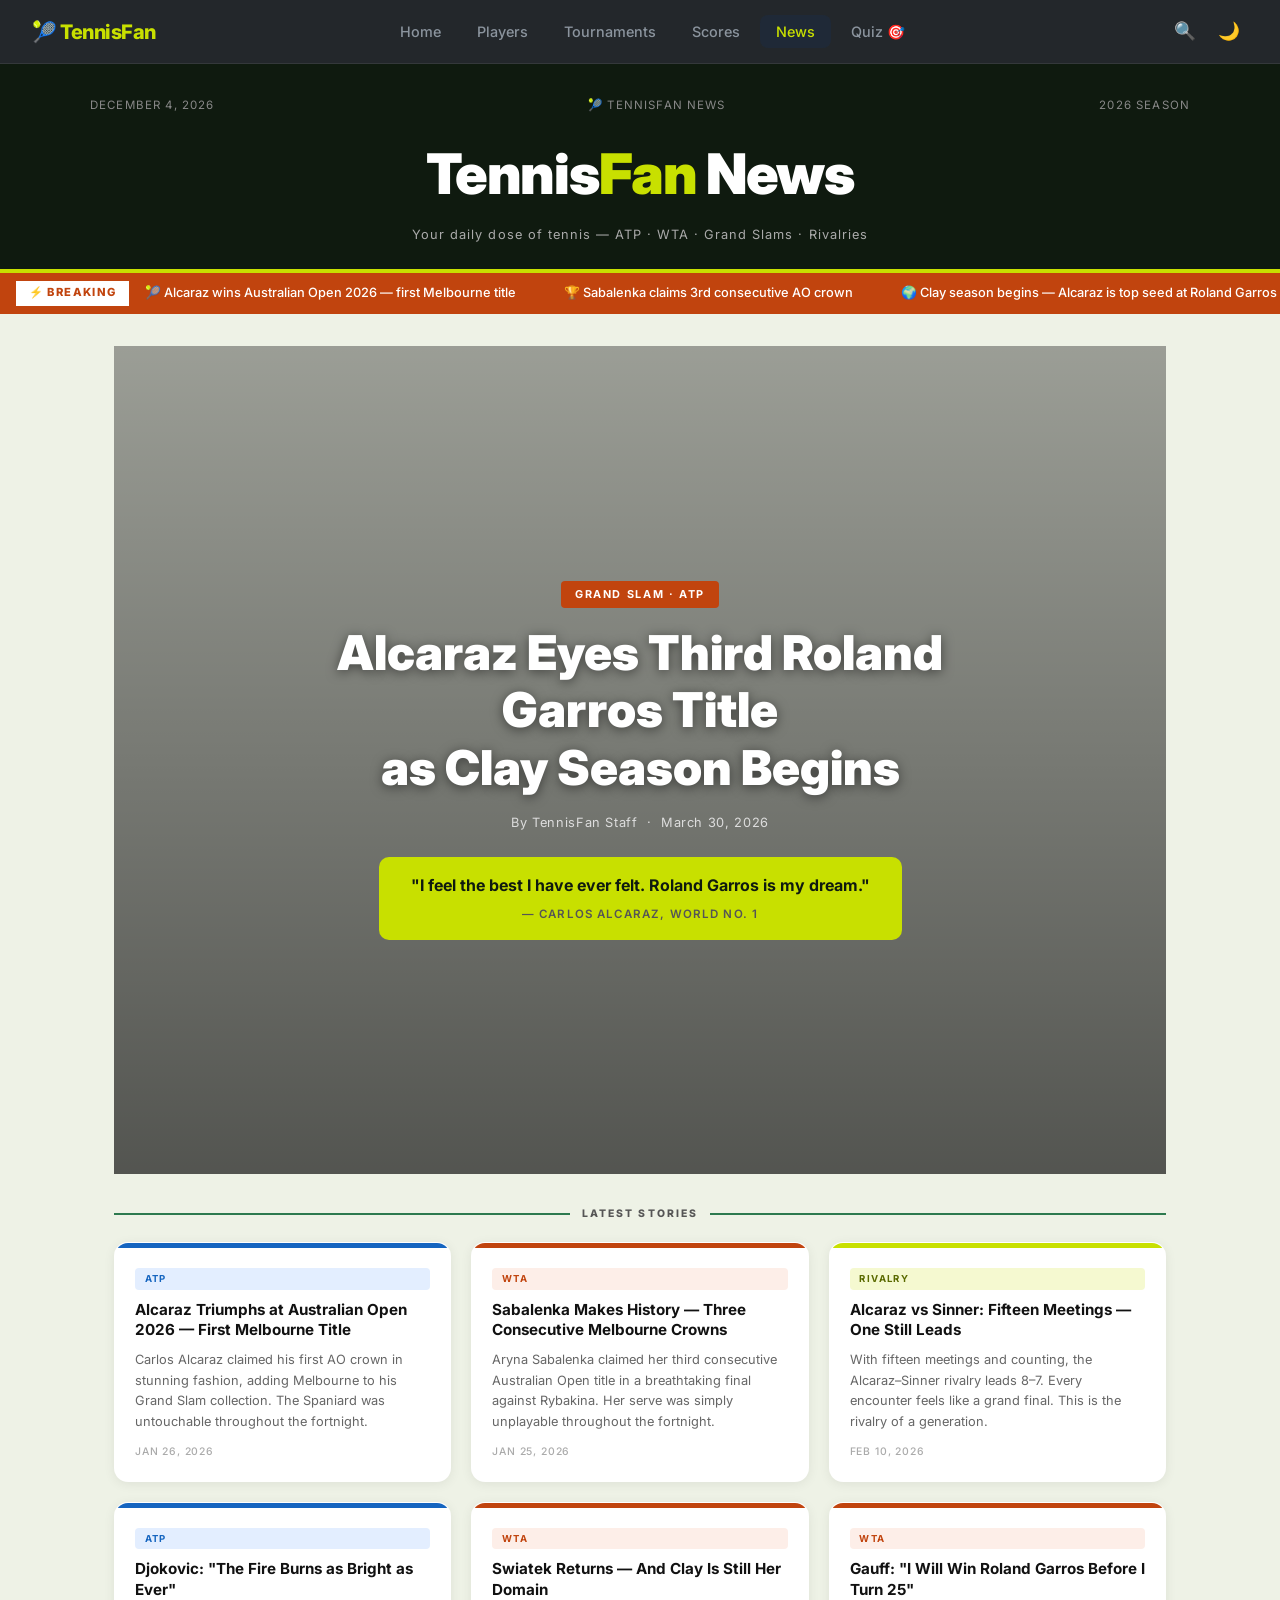
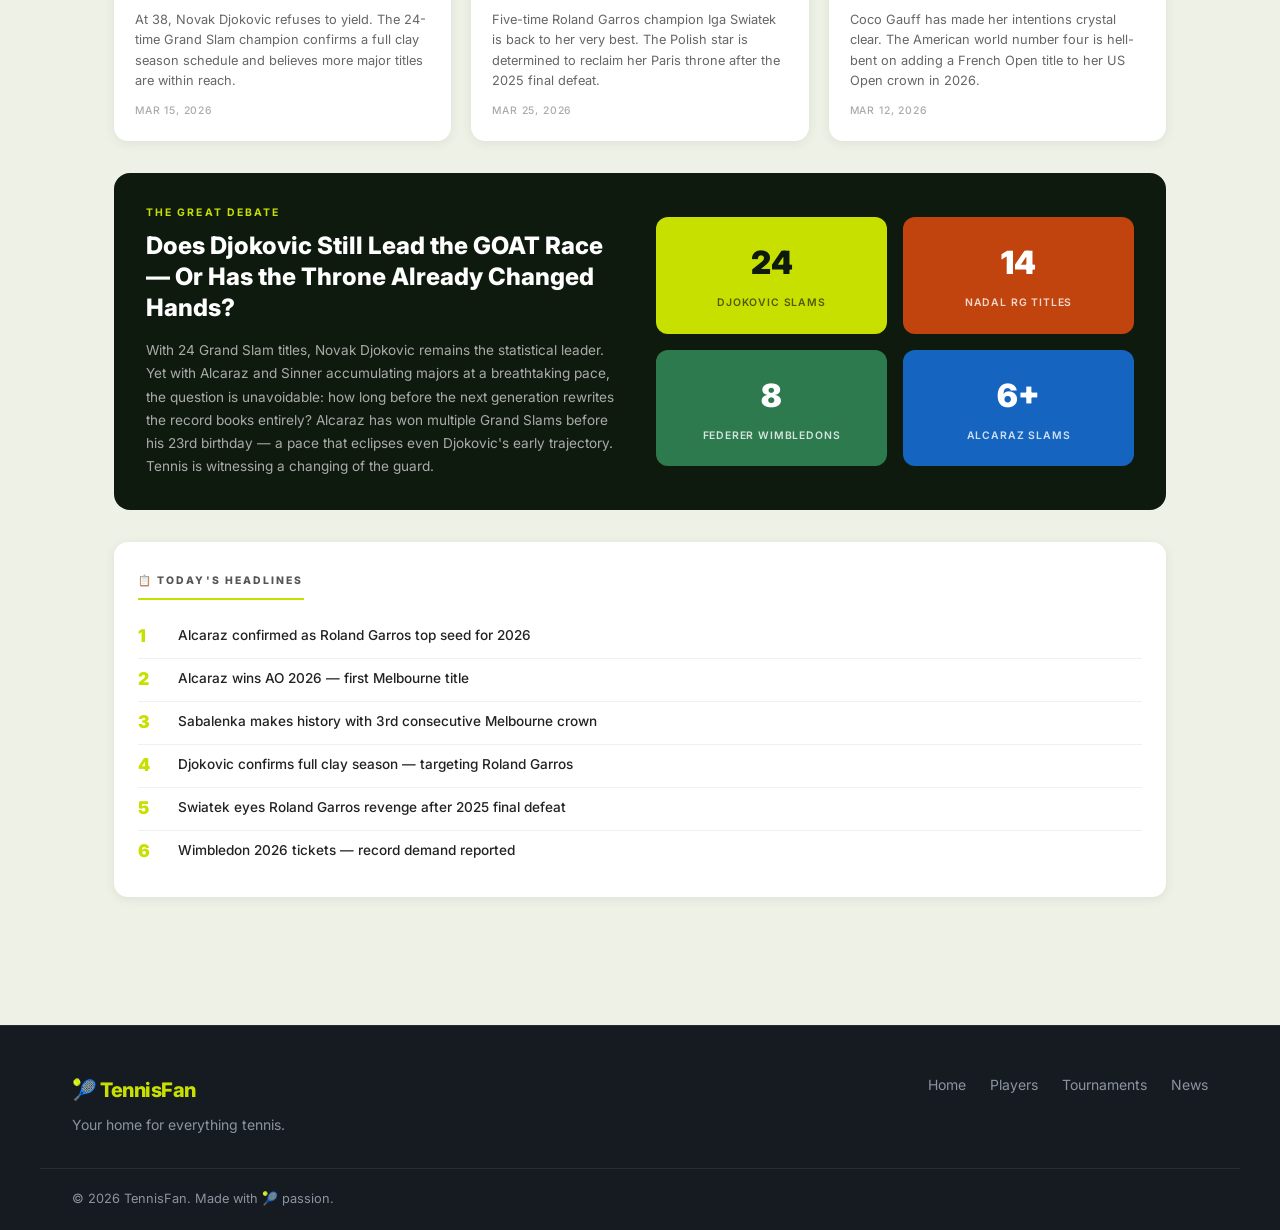
<file: news.html>
<!DOCTYPE html>
<html lang="en">
<head>
  <meta charset="UTF-8" />
  <meta name="viewport" content="width=device-width, initial-scale=1.0" />
  <title>Tennis News 2026 — Latest ATP & WTA Updates | TennisFan</title>
  <meta name="description" content="Latest tennis news, match reports, player updates and Grand Slam coverage." />
  <meta name="robots" content="index, follow" />
  <link rel="canonical" href="https://inotman.github.io/Tennisfan/news.html" />
  <link rel="preconnect" href="https://fonts.googleapis.com">
  <link href="https://fonts.googleapis.com/css2?family=Inter:wght@300;400;500;600;700;800;900&display=swap" rel="stylesheet">
  <link rel="stylesheet" href="style.css" />
  <script async src="https://www.googletagmanager.com/gtag/js?id=G-JDMQPS93XT"></script>
  <script>window.dataLayer=window.dataLayer||[];function gtag(){dataLayer.push(arguments);}gtag('js',new Date());gtag('config','G-JDMQPS93XT');</script>
  <style>
    /* ── TENNIS COLOR PALETTE ───────────────────────────────────── */
    :root {
      --yellow:  #c8e000;   /* tennis ball */
      --green:   #2d7a4f;   /* grass court */
      --blue:    #1565c0;   /* hard court  */
      --clay:    #c1440e;   /* clay court  */
      --dark:    #0f1a0f;
      --card-bg: #ffffff;
    }

    body { background: #eef2e6; font-family: 'Inter', sans-serif; }

    /* ── NEWS HEADER ────────────────────────────────────────────── */
    .news-header {
      background: var(--dark);
      padding: 2rem 1.5rem 1.5rem;
      text-align: center;
      border-bottom: 4px solid var(--yellow);
    }
    .news-header-top {
      display: flex;
      justify-content: space-between;
      align-items: center;
      max-width: 1100px;
      margin: 0 auto 1rem;
      font-size: 0.72rem;
      color: #888;
      letter-spacing: 0.1em;
      text-transform: uppercase;
    }
    .news-title {
      font-size: clamp(2rem, 6vw, 3.5rem);
      font-weight: 900;
      color: #fff;
      letter-spacing: -0.02em;
      margin: 0;
    }
    .news-title span { color: var(--yellow); }
    .news-tagline {
      font-size: 0.8rem;
      color: #aaa;
      margin-top: 0.3rem;
      letter-spacing: 0.08em;
    }

    /* ── BREAKING TICKER ────────────────────────────────────────── */
    .news-ticker {
      background: var(--clay);
      color: #fff;
      display: flex;
      align-items: center;
      gap: 1rem;
      overflow: hidden;
      padding: 0.5rem 0;
    }
    .ticker-label {
      background: #fff;
      color: var(--clay);
      font-weight: 800;
      font-size: 0.7rem;
      letter-spacing: 0.12em;
      text-transform: uppercase;
      padding: 0.2rem 0.8rem;
      white-space: nowrap;
      margin-left: 1rem;
    }
    .ticker-track {
      display: flex;
      gap: 3rem;
      animation: ticker 30s linear infinite;
      white-space: nowrap;
      font-size: 0.8rem;
      font-weight: 500;
    }
    @keyframes ticker {
      from { transform: translateX(0); }
      to   { transform: translateX(-50%); }
    }

    /* ── MAIN WRAP ──────────────────────────────────────────────── */
    .news-wrap {
      max-width: 1100px;
      margin: 0 auto;
      padding: 2rem 1.5rem;
    }

    /* ── FULL HERO VIDEO ────────────────────────────────────────── */
    .news-fullhero {
      position: relative;
      width: 100%;
      height: 92vh;
      overflow: hidden;
      display: flex;
      align-items: center;
      justify-content: center;
    }
    .news-fullhero-video {
      position: absolute;
      inset: 0;
      width: 100%;
      height: 100%;
      object-fit: cover;
      z-index: 0;
    }
    .news-fullhero-overlay {
      position: absolute;
      inset: 0;
      background: linear-gradient(to bottom, rgba(0,0,0,0.35) 0%, rgba(0,0,0,0.65) 100%);
      z-index: 1;
    }
    .news-fullhero-content {
      position: relative;
      z-index: 2;
      text-align: center;
      padding: 2rem;
      max-width: 800px;
    }
    .hero-tag {
      display: inline-block;
      background: var(--clay);
      color: #fff;
      font-size: 0.68rem;
      font-weight: 700;
      letter-spacing: 0.15em;
      text-transform: uppercase;
      padding: 0.3rem 0.9rem;
      border-radius: 4px;
      margin-bottom: 1rem;
    }
    .news-fullhero-title {
      font-size: clamp(1.8rem, 4vw, 3rem);
      font-weight: 900;
      color: #fff;
      line-height: 1.2;
      margin: 0 0 1rem;
      text-shadow: 0 2px 12px rgba(0,0,0,0.5);
    }
    .news-fullhero-meta {
      font-size: 0.8rem;
      color: #ddd;
      margin-bottom: 1.5rem;
      letter-spacing: 0.05em;
    }
    .news-fullhero-quote {
      display: inline-block;
      background: var(--yellow);
      color: var(--dark);
      font-size: 1rem;
      font-weight: 700;
      line-height: 1.6;
      padding: 1rem 2rem;
      border-radius: 10px;
      max-width: 560px;
    }
    .news-fullhero-quote cite {
      display: block;
      font-size: 0.72rem;
      font-weight: 600;
      font-style: normal;
      margin-top: 0.4rem;
      color: #555;
      text-transform: uppercase;
      letter-spacing: 0.1em;
    }

    /* ── SECTION LABEL ──────────────────────────────────────────── */
    .news-section-label {
      display: flex;
      align-items: center;
      gap: 0.75rem;
      margin: 2rem 0 1.25rem;
    }
    .news-section-label span {
      font-size: 0.65rem;
      font-weight: 800;
      letter-spacing: 0.2em;
      text-transform: uppercase;
      color: #555;
      white-space: nowrap;
    }
    .news-section-label::before,
    .news-section-label::after { content: ''; flex: 1; height: 2px; background: #ddd; }
    .news-section-label.green::before,
    .news-section-label.green::after { background: var(--green); }

    /* ── CARDS GRID ─────────────────────────────────────────────── */
    .news-grid {
      display: grid;
      grid-template-columns: repeat(3, 1fr);
      gap: 1.25rem;
      margin-bottom: 2rem;
    }
    .news-card {
      background: var(--card-bg);
      border-radius: 14px;
      overflow: hidden;
      box-shadow: 0 2px 12px rgba(0,0,0,0.07);
      transition: transform 0.2s, box-shadow 0.2s;
      display: flex;
      flex-direction: column;
    }
    .news-card:hover {
      transform: translateY(-4px);
      box-shadow: 0 8px 24px rgba(0,0,0,0.13);
    }
    .card-top {
      height: 5px;
    }
    .card-top.atp   { background: var(--blue); }
    .card-top.wta   { background: var(--clay); }
    .card-top.slam  { background: var(--green); }
    .card-top.rival { background: var(--yellow); }

    .card-body { padding: 1.25rem; flex: 1; display: flex; flex-direction: column; }
    .card-tag {
      display: inline-block;
      font-size: 0.6rem;
      font-weight: 700;
      letter-spacing: 0.15em;
      text-transform: uppercase;
      padding: 0.2rem 0.6rem;
      border-radius: 4px;
      margin-bottom: 0.6rem;
    }
    .card-tag.atp   { background: #e3eeff; color: var(--blue); }
    .card-tag.wta   { background: #fdeee8; color: var(--clay); }
    .card-tag.slam  { background: #e4f5ec; color: var(--green); }
    .card-tag.rival { background: #f5f9d0; color: #5a6a00; }

    .card-title {
      font-size: 0.95rem;
      font-weight: 700;
      color: #111;
      line-height: 1.35;
      margin: 0 0 0.6rem;
      flex: 1;
    }
    .card-text {
      font-size: 0.8rem;
      color: #666;
      line-height: 1.6;
      margin-bottom: 0.75rem;
    }
    .card-date {
      font-size: 0.65rem;
      color: #aaa;
      font-weight: 500;
      text-transform: uppercase;
      letter-spacing: 0.08em;
      margin-top: auto;
    }

    /* ── WIDE CARD ──────────────────────────────────────────────── */
    .news-wide {
      background: var(--dark);
      border-radius: 16px;
      padding: 2rem;
      display: grid;
      grid-template-columns: 1fr 1fr;
      gap: 2rem;
      align-items: center;
      margin-bottom: 2rem;
    }
    .wide-label {
      font-size: 0.65rem;
      font-weight: 700;
      letter-spacing: 0.2em;
      text-transform: uppercase;
      color: var(--yellow);
      margin-bottom: 0.5rem;
    }
    .wide-title {
      font-size: clamp(1.1rem, 2vw, 1.5rem);
      font-weight: 800;
      color: #fff;
      line-height: 1.3;
      margin: 0 0 1rem;
    }
    .wide-text {
      font-size: 0.85rem;
      color: #aaa;
      line-height: 1.7;
    }
    .wide-stats {
      display: grid;
      grid-template-columns: 1fr 1fr;
      gap: 1rem;
    }
    .stat-box {
      border-radius: 12px;
      padding: 1.25rem;
      text-align: center;
    }
    .stat-box.yellow { background: var(--yellow); }
    .stat-box.green  { background: var(--green); }
    .stat-box.blue   { background: var(--blue); }
    .stat-box.clay   { background: var(--clay); }
    .stat-num {
      font-size: 2rem;
      font-weight: 900;
      color: #fff;
      display: block;
    }
    .stat-box.yellow .stat-num { color: var(--dark); }
    .stat-label {
      font-size: 0.65rem;
      font-weight: 600;
      text-transform: uppercase;
      letter-spacing: 0.08em;
      color: rgba(255,255,255,0.8);
    }
    .stat-box.yellow .stat-label { color: rgba(0,0,0,0.6); }

    /* ── HEADLINES STRIP ────────────────────────────────────────── */
    .news-headlines {
      background: #fff;
      border-radius: 14px;
      padding: 1.5rem;
      box-shadow: 0 2px 12px rgba(0,0,0,0.07);
      margin-bottom: 2rem;
    }
    .headlines-title {
      font-size: 0.65rem;
      font-weight: 800;
      letter-spacing: 0.2em;
      text-transform: uppercase;
      color: #555;
      margin-bottom: 1rem;
      padding-bottom: 0.5rem;
      border-bottom: 2px solid var(--yellow);
      display: inline-block;
    }
    .headlines-list { list-style: none; padding: 0; margin: 0; }
    .headlines-list li {
      display: flex;
      align-items: flex-start;
      gap: 1rem;
      padding: 0.6rem 0;
      border-bottom: 1px solid #f0f0f0;
      font-size: 0.85rem;
      color: #222;
      font-weight: 500;
    }
    .headlines-list li:last-child { border-bottom: none; }
    .hl-num {
      font-size: 1.1rem;
      font-weight: 900;
      color: var(--yellow);
      min-width: 1.5rem;
      line-height: 1.3;
    }

    @media (max-width: 900px) {
      .news-fullhero { height: 60vh; }
      .news-grid { grid-template-columns: 1fr 1fr; }
      .news-wide { grid-template-columns: 1fr; }
    }
    @media (max-width: 600px) {
      .news-grid { grid-template-columns: 1fr; }
      .news-wrap { padding: 1rem; }
    }
  </style>
</head>
<body>

  <!-- NAVBAR -->
  <nav class="navbar">
    <a href="index.html" class="logo">🎾 TennisFan</a>
    <button class="hamburger" id="hamburger">&#9776;</button>
    <ul class="nav-links" id="navLinks">
      <li><a href="index.html">Home</a></li>
      <li><a href="players.html">Players</a></li>
      <li><a href="tournaments.html">Tournaments</a></li>
      <li><a href="scores.html">Scores</a></li>
      <li><a href="news.html" class="active">News</a></li>
      <li><a href="quiz.html">Quiz 🎯</a></li>
    </ul>
    <div class="nav-actions">
      <button class="search-btn" id="searchBtn">&#128269;</button>
      <button class="theme-toggle" id="themeToggle">🌙</button>
    </div>
  </nav>
  <div class="search-overlay" id="searchOverlay">
    <div class="search-box">
      <input type="text" id="searchInput" placeholder="Search players, tournaments, news..." autocomplete="off" />
      <button class="search-close" id="searchClose">&times;</button>
      <div class="search-results" id="searchResults"></div>
    </div>
  </div>

  <!-- HEADER -->
  <div class="news-header">
    <div class="news-header-top">
      <span id="newsDate"></span>
      <span>🎾 TennisFan News</span>
      <span>2026 Season</span>
    </div>
    <h1 class="news-title">Tennis<span>Fan</span> News</h1>
    <p class="news-tagline">Your daily dose of tennis — ATP · WTA · Grand Slams · Rivalries</p>
  </div>

  <!-- BREAKING TICKER -->
  <div class="news-ticker">
    <span class="ticker-label">⚡ Breaking</span>
    <div class="ticker-track">
      <span>🎾 Alcaraz wins Australian Open 2026 — first Melbourne title</span>
      <span>🏆 Sabalenka claims 3rd consecutive AO crown</span>
      <span>🌍 Clay season begins — Alcaraz is top seed at Roland Garros</span>
      <span>🔥 Djokovic confirms full clay schedule for 2026</span>
      <span>💪 Swiatek on a mission to reclaim Paris throne</span>
      <span>🎾 Alcaraz wins Australian Open 2026 — first Melbourne title</span>
      <span>🏆 Sabalenka claims 3rd consecutive AO crown</span>
      <span>🌍 Clay season begins — Alcaraz is top seed at Roland Garros</span>
      <span>🔥 Djokovic confirms full clay schedule for 2026</span>
      <span>💪 Swiatek on a mission to reclaim Paris throne</span>
    </div>
  </div>

  <!-- MAIN CONTENT -->
  <div class="news-wrap">

    <!-- HERO -->
    <div class="news-fullhero">
      <video autoplay muted loop playsinline class="news-fullhero-video">
        <source src="https://assets.mixkit.co/videos/879/879-1080.mp4" type="video/mp4">
        <source src="https://assets.mixkit.co/videos/876/876-1080.mp4" type="video/mp4">
        <source src="https://assets.mixkit.co/videos/880/880-1080.mp4" type="video/mp4">
      </video>
      <div class="news-fullhero-overlay"></div>
      <div class="news-fullhero-content">
        <span class="hero-tag">Grand Slam · ATP</span>
        <h2 class="news-fullhero-title">Alcaraz Eyes Third Roland Garros Title<br>as Clay Season Begins</h2>
        <div class="news-fullhero-meta">By TennisFan Staff &nbsp;·&nbsp; March 30, 2026</div>
        <div class="news-fullhero-quote">"I feel the best I have ever felt. Roland Garros is my dream."<br><cite>— Carlos Alcaraz, World No. 1</cite></div>
      </div>
    </div>

    <!-- LATEST STORIES -->
    <div class="news-section-label green"><span>Latest Stories</span></div>

    <div class="news-grid">

      <div class="news-card">
        <div class="card-top atp"></div>
        <div class="card-body">
          <span class="card-tag atp">ATP</span>
          <div class="card-title">Alcaraz Triumphs at Australian Open 2026 — First Melbourne Title</div>
          <div class="card-text">Carlos Alcaraz claimed his first AO crown in stunning fashion, adding Melbourne to his Grand Slam collection. The Spaniard was untouchable throughout the fortnight.</div>
          <div class="card-date">Jan 26, 2026</div>
        </div>
      </div>

      <div class="news-card">
        <div class="card-top wta"></div>
        <div class="card-body">
          <span class="card-tag wta">WTA</span>
          <div class="card-title">Sabalenka Makes History — Three Consecutive Melbourne Crowns</div>
          <div class="card-text">Aryna Sabalenka claimed her third consecutive Australian Open title in a breathtaking final against Rybakina. Her serve was simply unplayable throughout the fortnight.</div>
          <div class="card-date">Jan 25, 2026</div>
        </div>
      </div>

      <div class="news-card">
        <div class="card-top rival"></div>
        <div class="card-body">
          <span class="card-tag rival">Rivalry</span>
          <div class="card-title">Alcaraz vs Sinner: Fifteen Meetings — One Still Leads</div>
          <div class="card-text">With fifteen meetings and counting, the Alcaraz–Sinner rivalry leads 8–7. Every encounter feels like a grand final. This is the rivalry of a generation.</div>
          <div class="card-date">Feb 10, 2026</div>
        </div>
      </div>

      <div class="news-card">
        <div class="card-top atp"></div>
        <div class="card-body">
          <span class="card-tag atp">ATP</span>
          <div class="card-title">Djokovic: "The Fire Burns as Bright as Ever"</div>
          <div class="card-text">At 38, Novak Djokovic refuses to yield. The 24-time Grand Slam champion confirms a full clay season schedule and believes more major titles are within reach.</div>
          <div class="card-date">Mar 15, 2026</div>
        </div>
      </div>

      <div class="news-card">
        <div class="card-top wta"></div>
        <div class="card-body">
          <span class="card-tag wta">WTA</span>
          <div class="card-title">Swiatek Returns — And Clay Is Still Her Domain</div>
          <div class="card-text">Five-time Roland Garros champion Iga Swiatek is back to her very best. The Polish star is determined to reclaim her Paris throne after the 2025 final defeat.</div>
          <div class="card-date">Mar 25, 2026</div>
        </div>
      </div>

      <div class="news-card">
        <div class="card-top wta"></div>
        <div class="card-body">
          <span class="card-tag wta">WTA</span>
          <div class="card-title">Gauff: "I Will Win Roland Garros Before I Turn 25"</div>
          <div class="card-text">Coco Gauff has made her intentions crystal clear. The American world number four is hell-bent on adding a French Open title to her US Open crown in 2026.</div>
          <div class="card-date">Mar 12, 2026</div>
        </div>
      </div>

    </div>

    <!-- GOAT DEBATE -->
    <div class="news-wide">
      <div>
        <div class="wide-label">The Great Debate</div>
        <div class="wide-title">Does Djokovic Still Lead the GOAT Race — Or Has the Throne Already Changed Hands?</div>
        <div class="wide-text">With 24 Grand Slam titles, Novak Djokovic remains the statistical leader. Yet with Alcaraz and Sinner accumulating majors at a breathtaking pace, the question is unavoidable: how long before the next generation rewrites the record books entirely? Alcaraz has won multiple Grand Slams before his 23rd birthday — a pace that eclipses even Djokovic's early trajectory. Tennis is witnessing a changing of the guard.</div>
      </div>
      <div class="wide-stats">
        <div class="stat-box yellow">
          <span class="stat-num">24</span>
          <span class="stat-label">Djokovic Slams</span>
        </div>
        <div class="stat-box clay">
          <span class="stat-num">14</span>
          <span class="stat-label">Nadal RG Titles</span>
        </div>
        <div class="stat-box green">
          <span class="stat-num">8</span>
          <span class="stat-label">Federer Wimbledons</span>
        </div>
        <div class="stat-box blue">
          <span class="stat-num">6+</span>
          <span class="stat-label">Alcaraz Slams</span>
        </div>
      </div>
    </div>

    <!-- TODAY'S HEADLINES -->
    <div class="news-headlines">
      <div class="headlines-title">📋 Today's Headlines</div>
      <ul class="headlines-list">
        <li><span class="hl-num">1</span>Alcaraz confirmed as Roland Garros top seed for 2026</li>
        <li><span class="hl-num">2</span>Alcaraz wins AO 2026 — first Melbourne title</li>
        <li><span class="hl-num">3</span>Sabalenka makes history with 3rd consecutive Melbourne crown</li>
        <li><span class="hl-num">4</span>Djokovic confirms full clay season — targeting Roland Garros</li>
        <li><span class="hl-num">5</span>Swiatek eyes Roland Garros revenge after 2025 final defeat</li>
        <li><span class="hl-num">6</span>Wimbledon 2026 tickets — record demand reported</li>
      </ul>
    </div>

  </div>

  <!-- FOOTER -->
  <footer class="footer">
    <div class="footer-inner">
      <div class="footer-brand"><span class="logo">🎾 TennisFan</span><p>Your home for everything tennis.</p></div>
      <div class="footer-links">
        <a href="index.html">Home</a>
        <a href="players.html">Players</a>
        <a href="tournaments.html">Tournaments</a>
        <a href="news.html">News</a>
      </div>
    </div>
    <div class="footer-bottom"><p>&copy; 2026 TennisFan. Made with 🎾 passion.</p></div>
  </footer>

  <script src="script.js"></script>
  <script>
    const months = ['January','February','March','April','May','June','July','August','September','October','November','December'];
    const now = new Date();
    document.getElementById('newsDate').textContent = months[now.getMonth()] + ' ' + now.getDate() + ', ' + now.getFullYear();
  </script>
  <script>
  // ── TENNIS COURT ANIMATION (removed) ───────────────────────────
  (function(){
    const canvas = document.getElementById('tennisAnim'); if(!canvas) return;
    const ctx = canvas.getContext('2d');

    function resize(){
      canvas.width  = canvas.offsetWidth;
      canvas.height = canvas.offsetHeight;
    }
    resize();
    window.addEventListener('resize', resize);

    // Ball state
    const ball = { x:0, y:0, vx:0, vy:0, r:8, trail:[] };
    // Players
    const p1 = { x:0, y:0, w:18, h:60, vy:2.2, dir:1, color:'#c8e000' };
    const p2 = { x:0, y:0, w:18, h:60, vy:1.8, dir:-1, color:'#1565c0' };
    // Scores
    let score1=0, score2=0;
    let hitsP1=true;

    function init(){
      const W=canvas.width, H=canvas.height;
      ball.x = W/2; ball.y = H/2;
      ball.vx = (Math.random()>0.5?1:-1)*5;
      ball.vy = (Math.random()-0.5)*4;
      p1.x = 55; p1.y = H/2 - p1.h/2;
      p2.x = W - 55 - p2.w; p2.y = H/2 - p2.h/2;
    }
    init();

    function drawCourt(){
      const W=canvas.width, H=canvas.height;
      // Court surface (clay)
      ctx.fillStyle='#c1440e';
      ctx.fillRect(0,0,W,H);

      // Court lines
      ctx.strokeStyle='rgba(255,255,255,0.55)';
      ctx.lineWidth=2;

      // Outer boundary
      const mx=30, my=20;
      ctx.strokeRect(mx, my, W-mx*2, H-my*2);

      // Service boxes — vertical centre line
      ctx.beginPath();
      ctx.moveTo(W/2, my); ctx.lineTo(W/2, H-my);
      ctx.stroke();

      // Service line left & right
      const sl = mx + (W-mx*2)*0.22;
      const sr = W - sl;
      ctx.beginPath();
      ctx.moveTo(sl, my); ctx.lineTo(sl, H-my);
      ctx.moveTo(sr, my); ctx.lineTo(sr, H-my);
      ctx.stroke();

      // Horizontal centre line (between service boxes)
      ctx.beginPath();
      ctx.moveTo(sl, H/2); ctx.lineTo(sr, H/2);
      ctx.stroke();

      // NET
      ctx.strokeStyle='rgba(255,255,255,0.9)';
      ctx.lineWidth=3;
      ctx.beginPath();
      ctx.moveTo(W/2, my-5); ctx.lineTo(W/2, H-my+5);
      ctx.stroke();
      // net posts
      ctx.fillStyle='#fff';
      ctx.fillRect(W/2-4, my-8, 8, 8);
      ctx.fillRect(W/2-4, H-my, 8, 8);
    }

    function drawPlayer(p, label){
      const W=canvas.width, H=canvas.height;
      // Shadow
      ctx.fillStyle='rgba(0,0,0,0.2)';
      ctx.beginPath();
      ctx.ellipse(p.x+p.w/2, p.y+p.h+4, p.w*0.7, 5, 0, 0, Math.PI*2);
      ctx.fill();

      // Body
      ctx.fillStyle=p.color;
      ctx.beginPath();
      ctx.roundRect(p.x, p.y+18, p.w, p.h-18, 4);
      ctx.fill();

      // Head
      ctx.fillStyle='#f5cba7';
      ctx.beginPath();
      ctx.arc(p.x+p.w/2, p.y+12, 11, 0, Math.PI*2);
      ctx.fill();

      // Racket arm
      ctx.strokeStyle=p.color;
      ctx.lineWidth=4;
      ctx.lineCap='round';
      const armX = label==='L' ? p.x+p.w+2 : p.x-2;
      const armY = p.y+30;
      ctx.beginPath();
      ctx.moveTo(p.x+p.w/2, armY);
      ctx.lineTo(armX, armY);
      ctx.stroke();

      // Racket head
      ctx.strokeStyle='#fff';
      ctx.lineWidth=2.5;
      ctx.beginPath();
      ctx.ellipse(armX+(label==='L'?8:-8), armY, 8, 12, 0.3, 0, Math.PI*2);
      ctx.stroke();

      // Label
      ctx.fillStyle='rgba(255,255,255,0.9)';
      ctx.font='bold 11px Inter,sans-serif';
      ctx.textAlign='center';
      ctx.fillText(label==='L'?'P1':'P2', p.x+p.w/2, p.y+p.h+18);
    }

    function drawBall(){
      // Trail
      ball.trail.forEach((t,i)=>{
        ctx.globalAlpha = (i/ball.trail.length)*0.4;
        ctx.fillStyle='#c8e000';
        ctx.beginPath();
        ctx.arc(t.x, t.y, ball.r*(i/ball.trail.length)*0.8, 0, Math.PI*2);
        ctx.fill();
      });
      ctx.globalAlpha=1;

      // Ball glow
      const grd=ctx.createRadialGradient(ball.x-2,ball.y-2,1,ball.x,ball.y,ball.r+4);
      grd.addColorStop(0,'rgba(200,224,0,0.4)');
      grd.addColorStop(1,'rgba(200,224,0,0)');
      ctx.fillStyle=grd;
      ctx.beginPath();
      ctx.arc(ball.x, ball.y, ball.r+4, 0, Math.PI*2);
      ctx.fill();

      // Ball
      ctx.fillStyle='#c8e000';
      ctx.beginPath();
      ctx.arc(ball.x, ball.y, ball.r, 0, Math.PI*2);
      ctx.fill();
      // Seam
      ctx.strokeStyle='rgba(255,255,255,0.6)';
      ctx.lineWidth=1.5;
      ctx.beginPath();
      ctx.arc(ball.x, ball.y, ball.r, 0.3, Math.PI-0.3);
      ctx.stroke();
    }

    function drawScore(){
      const W=canvas.width;
      ctx.fillStyle='rgba(0,0,0,0.45)';
      ctx.beginPath();
      ctx.roundRect(W/2-60,8,120,30,8);
      ctx.fill();
      ctx.fillStyle='#c8e000';
      ctx.font='bold 16px Inter,sans-serif';
      ctx.textAlign='center';
      ctx.fillText(score1+' — '+score2, W/2, 28);
    }

    function update(){
      const W=canvas.width, H=canvas.height;
      const my=20;

      // Move ball
      ball.trail.push({x:ball.x, y:ball.y});
      if(ball.trail.length>12) ball.trail.shift();
      ball.x += ball.vx;
      ball.y += ball.vy;

      // Bounce top/bottom
      if(ball.y - ball.r < my){ ball.y=my+ball.r; ball.vy=Math.abs(ball.vy); }
      if(ball.y + ball.r > H-my){ ball.y=H-my-ball.r; ball.vy=-Math.abs(ball.vy); }

      // AI players track ball
      const mid1 = p1.y + p1.h/2;
      const mid2 = p2.y + p2.h/2;
      if(mid1 < ball.y-2) p1.y += 3.5;
      else if(mid1 > ball.y+2) p1.y -= 3.5;
      if(mid2 < ball.y-2) p2.y += 3.5;
      else if(mid2 > ball.y+2) p2.y -= 3.5;
      p1.y = Math.max(my, Math.min(H-my-p1.h, p1.y));
      p2.y = Math.max(my, Math.min(H-my-p2.h, p2.y));

      // Paddle collisions
      if(ball.vx<0 && ball.x-ball.r < p1.x+p1.w && ball.x+ball.r > p1.x
         && ball.y > p1.y && ball.y < p1.y+p1.h){
        ball.vx = Math.abs(ball.vx)*1.05;
        ball.vy += (ball.y-(p1.y+p1.h/2))*0.12;
        ball.vx = Math.min(ball.vx, 9);
        hitsP1=false;
      }
      if(ball.vx>0 && ball.x+ball.r > p2.x && ball.x-ball.r < p2.x+p2.w
         && ball.y > p2.y && ball.y < p2.y+p2.h){
        ball.vx = -Math.abs(ball.vx)*1.05;
        ball.vy += (ball.y-(p2.y+p2.h/2))*0.12;
        ball.vx = Math.max(ball.vx, -9);
        hitsP1=true;
      }

      // Out of bounds — score & reset
      if(ball.x < 0){ score2++; resetBall(W,H); }
      if(ball.x > W){ score1++; resetBall(W,H); }
    }

    function resetBall(W,H){
      ball.x=W/2; ball.y=H/2; ball.trail=[];
      ball.vx=(Math.random()>0.5?1:-1)*(4+Math.random()*2);
      ball.vy=(Math.random()-0.5)*4;
      if(score1>9||score2>9){ score1=0; score2=0; }
    }

    function frame(){
      ctx.clearRect(0,0,canvas.width,canvas.height);
      drawCourt();
      drawPlayer(p1,'L');
      drawPlayer(p2,'R');
      drawBall();
      drawScore();
      update();
      requestAnimationFrame(frame);
    }
    frame();
  })();
  </script>
</body>
</html>
</file>
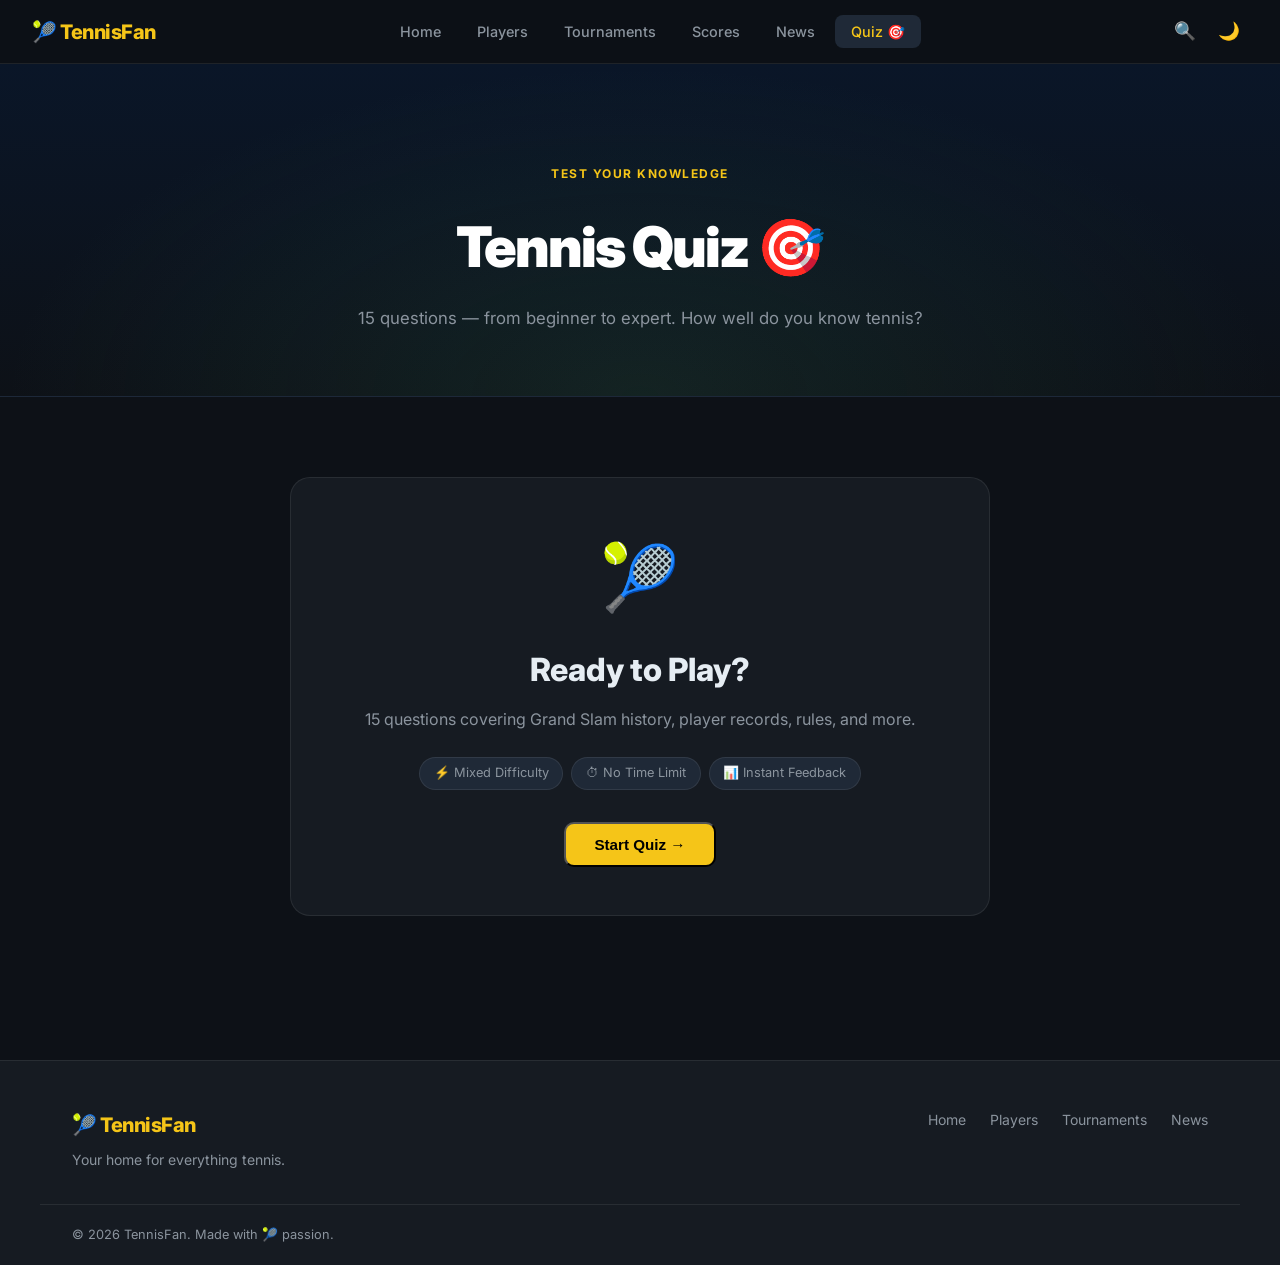
<file: quiz.html>
<!DOCTYPE html>
<html lang="en">
<head>
  <meta charset="UTF-8" />
  <meta name="viewport" content="width=device-width, initial-scale=1.0" />
  <title>Tennis Quiz — Test Your Tennis Knowledge | TennisFan</title>
  <meta name="description" content="Test your tennis knowledge with our fun quiz. Questions about Grand Slams, players, records and tennis history. How well do you know tennis?" />
  <meta name="keywords" content="tennis quiz, tennis trivia, Grand Slam quiz, Wimbledon quiz, tennis knowledge test, tennis history quiz" />
  <meta name="robots" content="index, follow" />
  <link rel="canonical" href="https://inotman.github.io/Tennisfan/quiz.html" />
  <meta property="og:title" content="Tennis Quiz — Test Your Tennis Knowledge | TennisFan" />
  <meta property="og:description" content="Test your tennis knowledge with fun quiz questions about Grand Slams, players and records." />
  <meta property="og:url" content="https://inotman.github.io/Tennisfan/quiz.html" />
  <meta property="og:type" content="website" />
  <meta name="twitter:card" content="summary_large_image" />
  <meta name="twitter:title" content="Tennis Quiz — Test Your Tennis Knowledge" />
  <meta name="twitter:description" content="Test your tennis knowledge with fun quiz questions about Grand Slams, players and records." />
  <link rel="preconnect" href="https://fonts.googleapis.com">
  <link href="https://fonts.googleapis.com/css2?family=Inter:wght@300;400;500;600;700;800;900&display=swap" rel="stylesheet">
  <link rel="stylesheet" href="style.css" />
  <!-- Google Analytics -->
  <script async src="https://www.googletagmanager.com/gtag/js?id=G-JDMQPS93XT"></script>
  <script>
    window.dataLayer = window.dataLayer || [];
    function gtag(){dataLayer.push(arguments);}
    gtag('js', new Date());
    gtag('config', 'G-JDMQPS93XT');
  </script>
</head>
<body>

  <!-- NAVBAR -->
  <nav class="navbar">
    <a href="index.html" class="logo">🎾 TennisFan</a>
    <button class="hamburger" id="hamburger">&#9776;</button>
    <ul class="nav-links" id="navLinks">
      <li><a href="index.html">Home</a></li>
      <li><a href="players.html">Players</a></li>
      <li><a href="tournaments.html">Tournaments</a></li>
      <li><a href="scores.html">Scores</a></li>
      <li><a href="news.html">News</a></li>
      <li><a href="quiz.html" class="active">Quiz 🎯</a></li>
    </ul>
    <div class="nav-actions">
      <button class="search-btn" id="searchBtn" title="Search">&#128269;</button>
      <button class="theme-toggle" id="themeToggle" title="Toggle theme">🌙</button>
    </div>
  </nav>
  <div class="search-overlay" id="searchOverlay">
    <div class="search-box">
      <input type="text" id="searchInput" placeholder="Search players, tournaments, news..." autocomplete="off" />
      <button class="search-close" id="searchClose">&times;</button>
      <div class="search-results" id="searchResults"></div>
    </div>
  </div>

  <!-- PAGE HERO -->
  <section class="page-hero">
    <div class="page-hero-content">
      <span class="section-tag">Test Your Knowledge</span>
      <h1>Tennis Quiz 🎯</h1>
      <p>15 questions — from beginner to expert. How well do you know tennis?</p>
    </div>
  </section>

  <!-- QUIZ -->
  <section class="section quiz-section">
    <div class="quiz-container">

      <!-- START SCREEN -->
      <div class="quiz-start" id="quizStart">
        <div class="quiz-start-icon">🎾</div>
        <h2>Ready to Play?</h2>
        <p>15 questions covering Grand Slam history, player records, rules, and more.</p>
        <div class="quiz-difficulty">
          <span class="quiz-diff-badge">⚡ Mixed Difficulty</span>
          <span class="quiz-diff-badge">⏱ No Time Limit</span>
          <span class="quiz-diff-badge">📊 Instant Feedback</span>
        </div>
        <button class="btn btn-primary" id="startQuizBtn">Start Quiz →</button>
      </div>

      <!-- QUESTION SCREEN -->
      <div class="quiz-play" id="quizPlay" style="display:none">
        <div class="quiz-progress-bar">
          <div class="quiz-progress-fill" id="quizProgressFill"></div>
        </div>
        <div class="quiz-meta">
          <span id="quizQNum">Question 1 / 15</span>
          <span id="quizScore">Score: 0</span>
        </div>
        <div class="quiz-card">
          <p class="quiz-question" id="quizQuestion"></p>
          <div class="quiz-options" id="quizOptions"></div>
          <p class="quiz-feedback" id="quizFeedback"></p>
          <button class="btn btn-primary" id="quizNextBtn" style="display:none">Next →</button>
        </div>
      </div>

      <!-- RESULT SCREEN -->
      <div class="quiz-result" id="quizResult" style="display:none">
        <div class="result-emoji" id="resultEmoji"></div>
        <h2 id="resultTitle"></h2>
        <p id="resultSubtitle"></p>
        <div class="result-score-circle">
          <span id="resultScore"></span>
          <small>/ 15</small>
        </div>
        <div class="result-breakdown" id="resultBreakdown"></div>
        <button class="btn btn-primary" id="retryBtn">Play Again 🔄</button>
        <a href="players.html" class="btn btn-outline" style="margin-left:0.5rem">Explore Players →</a>
      </div>

    </div>
  </section>

  <!-- FOOTER -->
  <footer class="footer">
    <div class="footer-inner">
      <div class="footer-brand">
        <span class="logo">🎾 TennisFan</span>
        <p>Your home for everything tennis.</p>
      </div>
      <div class="footer-links">
        <a href="index.html">Home</a>
        <a href="players.html">Players</a>
        <a href="tournaments.html">Tournaments</a>
        <a href="news.html">News</a>
      </div>
    </div>
    <div class="footer-bottom">
      <p>&copy; 2026 TennisFan. Made with 🎾 passion.</p>
    </div>
  </footer>

  <script src="script.js"></script>
</body>
</html>
</file>
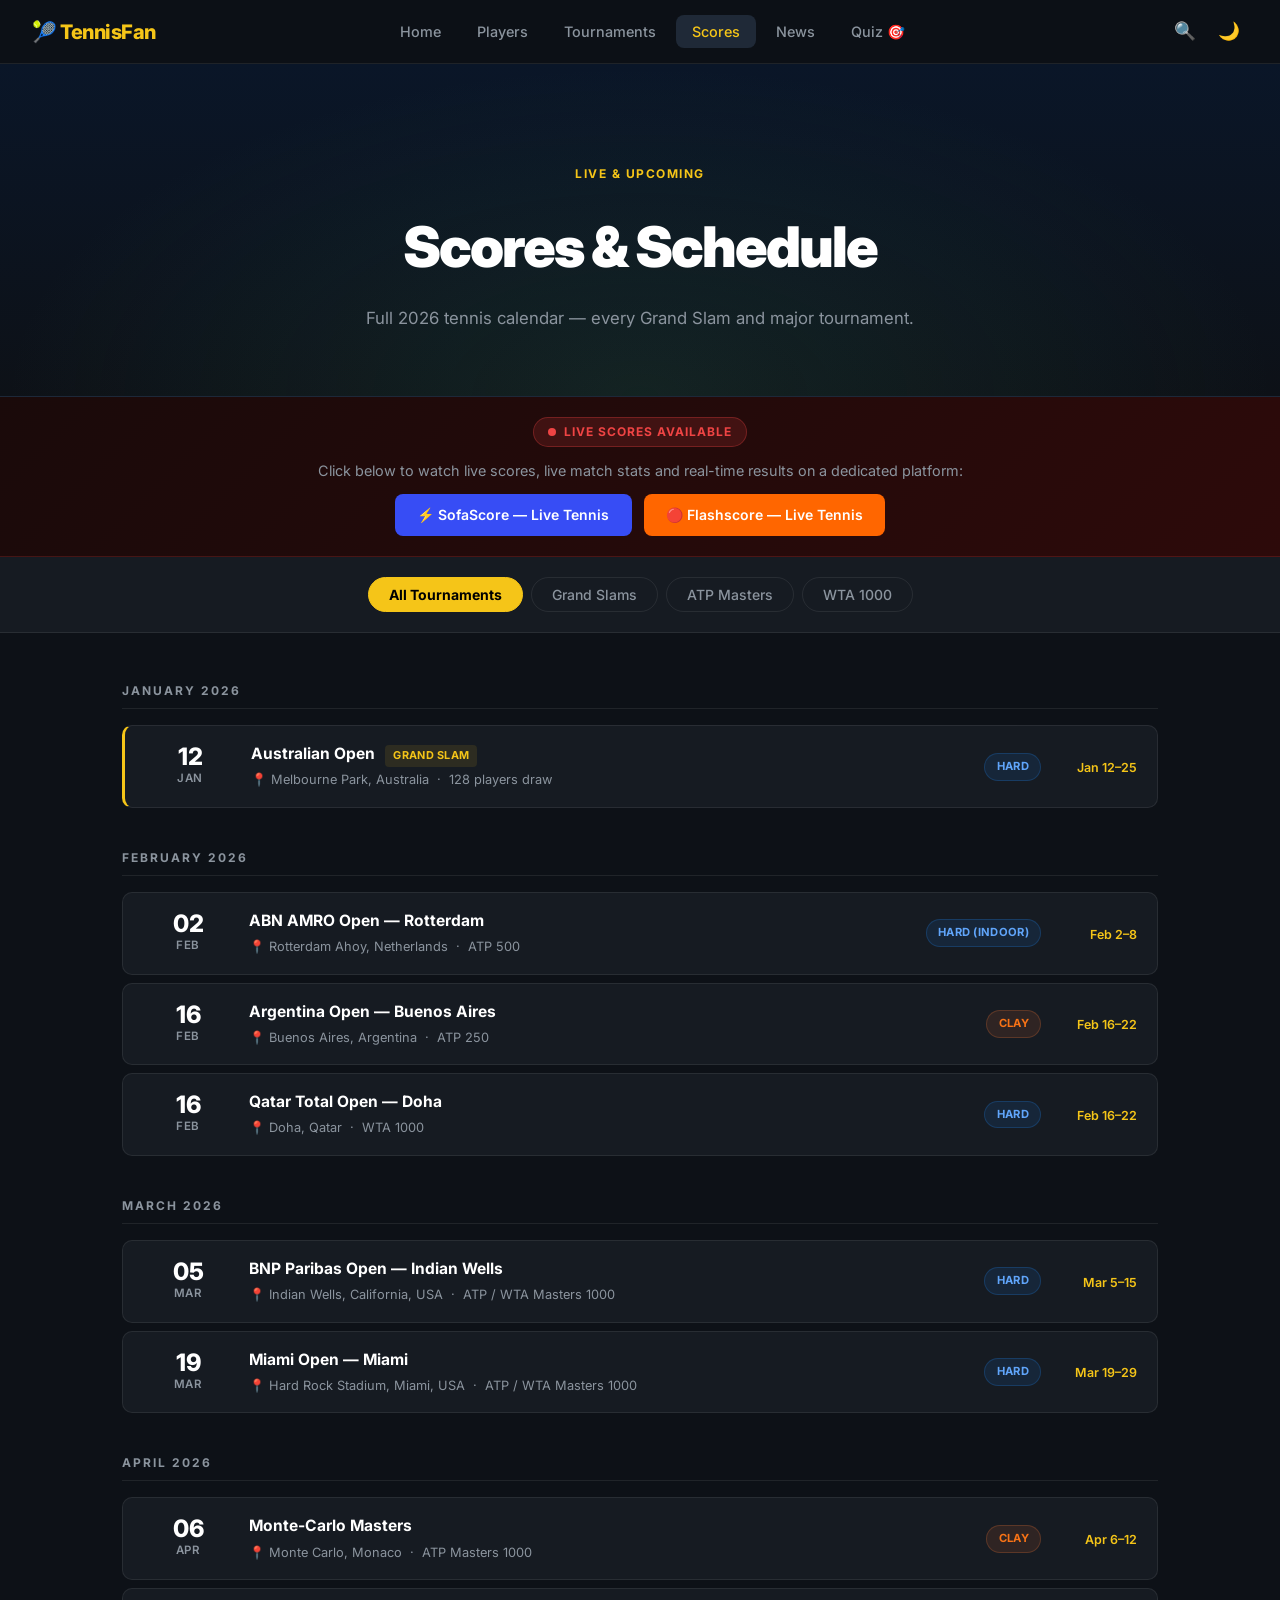
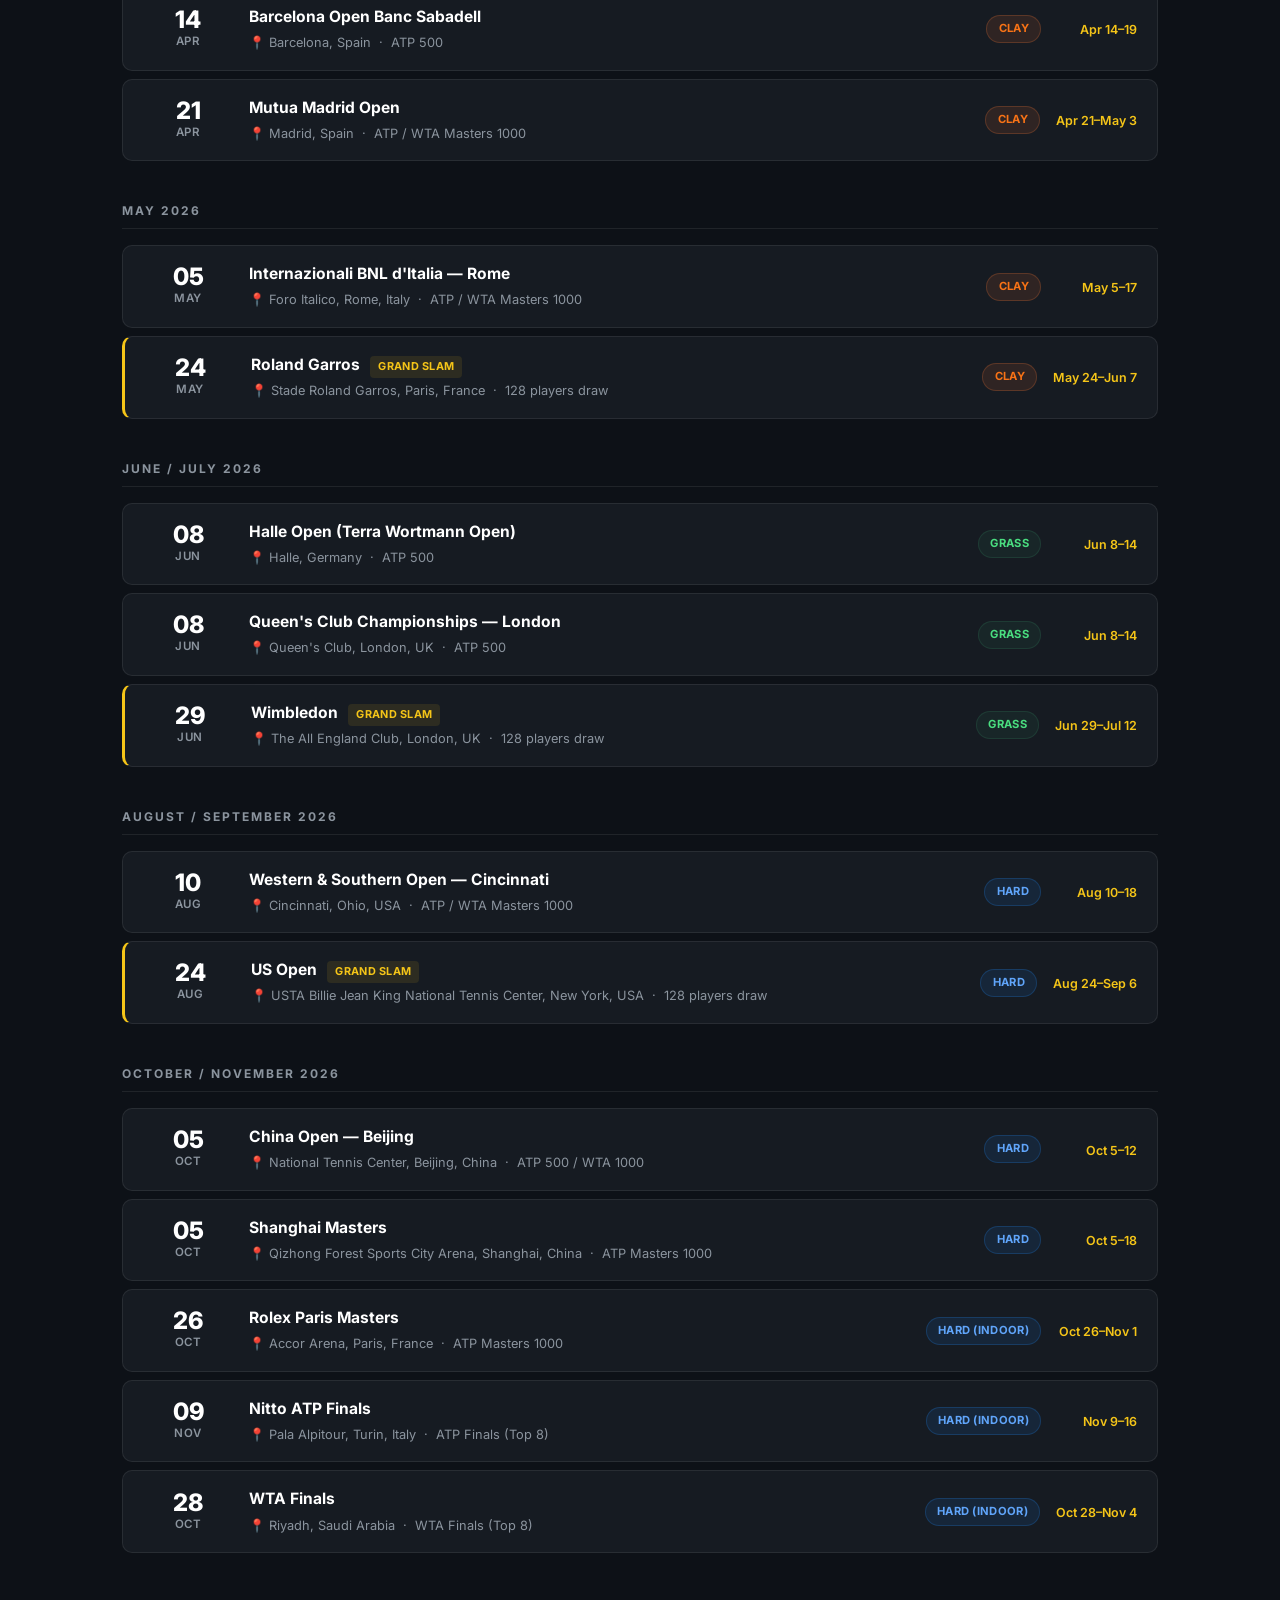
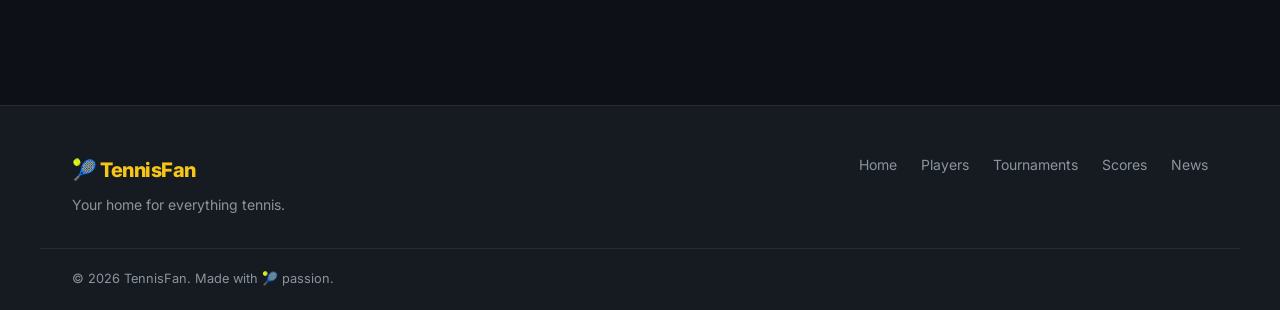
<file: scores.html>
<!DOCTYPE html>
<html lang="en">
<head>
  <meta charset="UTF-8" />
  <meta name="viewport" content="width=device-width, initial-scale=1.0" />
  <title>Tennis Live Scores & Schedule 2026 | TennisFan</title>
  <meta name="description" content="Live tennis scores and match schedule for ATP and WTA tournaments in 2026. Follow today's matches in real time." />
  <meta name="keywords" content="tennis live scores, tennis today, ATP scores, WTA scores, tennis results today, tennis schedule 2026, live tennis" />
  <meta name="robots" content="index, follow" />
  <link rel="canonical" href="https://inotman.github.io/Tennisfan/scores.html" />
  <meta property="og:title" content="Tennis Live Scores & Schedule 2026 | TennisFan" />
  <meta property="og:description" content="Live tennis scores and match schedule for ATP and WTA tournaments." />
  <meta property="og:url" content="https://inotman.github.io/Tennisfan/scores.html" />
  <meta property="og:type" content="website" />
  <meta name="twitter:card" content="summary_large_image" />
  <meta name="twitter:title" content="Tennis Live Scores & Schedule 2026" />
  <meta name="twitter:description" content="Live tennis scores and match schedule for ATP and WTA tournaments." />
  <link rel="preconnect" href="https://fonts.googleapis.com">
  <link href="https://fonts.googleapis.com/css2?family=Inter:wght@300;400;500;600;700;800;900&display=swap" rel="stylesheet">
  <link rel="stylesheet" href="style.css" />
  <!-- Google Analytics -->
  <script async src="https://www.googletagmanager.com/gtag/js?id=G-JDMQPS93XT"></script>
  <script>
    window.dataLayer = window.dataLayer || [];
    function gtag(){dataLayer.push(arguments);}
    gtag('js', new Date());
    gtag('config', 'G-JDMQPS93XT');
  </script>
  <style>

    /* ---- LIVE BANNER ---- */
    .live-banner {
      background: linear-gradient(135deg, #1a0a0a, #2d0a0a);
      border-bottom: 1px solid rgba(239,68,68,0.2);
      padding: 1.25rem 2rem;
      text-align: center;
    }

    .live-banner-inner {
      max-width: 700px;
      margin: 0 auto;
      display: flex;
      flex-direction: column;
      align-items: center;
      gap: 0.75rem;
    }

    .live-badge {
      display: inline-flex;
      align-items: center;
      gap: 0.5rem;
      padding: 0.3rem 0.9rem;
      background: rgba(239,68,68,0.15);
      border: 1px solid rgba(239,68,68,0.3);
      border-radius: 100px;
      font-size: 0.75rem;
      font-weight: 700;
      color: #ef4444;
      text-transform: uppercase;
      letter-spacing: 1px;
    }

    .live-dot {
      width: 8px; height: 8px;
      background: #ef4444;
      border-radius: 50%;
      animation: pulse 1.4s infinite;
    }

    @keyframes pulse {
      0%,100% { opacity:1; transform:scale(1); }
      50%      { opacity:0.4; transform:scale(1.4); }
    }

    .live-banner p {
      font-size: 0.9rem;
      color: var(--text-muted);
    }

    .live-btn-row {
      display: flex;
      gap: 0.75rem;
      flex-wrap: wrap;
      justify-content: center;
    }

    .live-ext-btn {
      display: inline-flex;
      align-items: center;
      gap: 0.5rem;
      padding: 0.6rem 1.4rem;
      border-radius: 8px;
      font-size: 0.875rem;
      font-weight: 600;
      transition: all 0.2s;
      text-decoration: none;
    }

    .btn-sofascore {
      background: #374df5;
      color: #fff;
    }
    .btn-sofascore:hover { background: #2535e0; transform: translateY(-2px); }

    .btn-flashscore {
      background: #ff6600;
      color: #fff;
    }
    .btn-flashscore:hover { background: #e05500; transform: translateY(-2px); }

    /* ---- FILTER TABS ---- */
    .scores-tabs {
      display: flex;
      gap: 0.5rem;
      justify-content: center;
      padding: 1.25rem 2rem;
      background: var(--bg2);
      border-bottom: 1px solid var(--border);
      flex-wrap: wrap;
    }

    .scores-tab {
      padding: 0.5rem 1.25rem;
      border-radius: 100px;
      border: 1px solid var(--border);
      background: transparent;
      color: var(--text-muted);
      font-size: 0.875rem;
      font-weight: 500;
      cursor: pointer;
      font-family: 'Inter', sans-serif;
      transition: all 0.2s;
    }

    .scores-tab:hover { background: var(--bg3); color: var(--text); }
    .scores-tab.active { background: var(--yellow); color: #000; border-color: var(--yellow); font-weight: 700; }

    /* ---- SCHEDULE TABLE ---- */
    .schedule-section {
      max-width: 1100px;
      margin: 0 auto;
      padding: 3rem 2rem;
    }

    .month-group { margin-bottom: 2.5rem; }

    .month-label {
      font-size: 0.75rem;
      font-weight: 700;
      text-transform: uppercase;
      letter-spacing: 2px;
      color: var(--text-muted);
      margin-bottom: 1rem;
      padding-bottom: 0.5rem;
      border-bottom: 1px solid var(--border);
    }

    .match-row {
      display: grid;
      grid-template-columns: 90px 1fr auto auto;
      align-items: center;
      gap: 1rem;
      padding: 1rem 1.25rem;
      background: var(--bg2);
      border: 1px solid var(--border);
      border-radius: 10px;
      margin-bottom: 0.5rem;
      transition: all 0.2s;
    }

    .match-row:hover {
      border-color: rgba(255,255,255,0.15);
      background: var(--bg3);
    }

    .match-date {
      text-align: center;
    }

    .match-date .day {
      font-size: 1.5rem;
      font-weight: 800;
      color: var(--white);
      line-height: 1;
    }

    .match-date .month-short {
      font-size: 0.72rem;
      font-weight: 600;
      color: var(--text-muted);
      text-transform: uppercase;
      letter-spacing: 0.5px;
    }

    .match-info h4 {
      font-size: 0.975rem;
      font-weight: 700;
      color: var(--white);
      margin-bottom: 0.2rem;
    }

    .match-info p {
      font-size: 0.8rem;
      color: var(--text-muted);
    }

    .match-surface {
      padding: 0.25rem 0.7rem;
      border-radius: 100px;
      font-size: 0.7rem;
      font-weight: 700;
      text-transform: uppercase;
      letter-spacing: 0.3px;
      white-space: nowrap;
    }

    .s-hard  { background: rgba(29,111,196,0.15); color: #60a5fa; border: 1px solid rgba(29,111,196,0.3); }
    .s-clay  { background: rgba(194,98,47,0.15);  color: #f97316; border: 1px solid rgba(194,98,47,0.3); }
    .s-grass { background: rgba(45,106,79,0.15);  color: #4ade80; border: 1px solid rgba(45,106,79,0.3); }

    .match-status {
      text-align: right;
      min-width: 80px;
    }

    .status-upcoming {
      font-size: 0.78rem;
      font-weight: 600;
      color: var(--yellow);
    }

    .status-ongoing {
      display: inline-flex;
      align-items: center;
      gap: 0.35rem;
      font-size: 0.78rem;
      font-weight: 700;
      color: #ef4444;
    }

    .status-done {
      font-size: 0.78rem;
      color: var(--text-muted);
    }

    .slam-row {
      border-left: 3px solid var(--yellow);
    }

    .grand-slam-tag {
      display: inline-block;
      padding: 0.15rem 0.5rem;
      background: rgba(245,197,24,0.1);
      border-radius: 4px;
      font-size: 0.68rem;
      font-weight: 700;
      color: var(--yellow);
      text-transform: uppercase;
      letter-spacing: 0.3px;
      margin-left: 0.4rem;
    }

    /* Hidden rows for filtering */
    .match-row.hidden { display: none; }

  </style>
</head>
<body>

  <!-- NAVBAR -->
  <nav class="navbar">
    <a href="index.html" class="logo">🎾 TennisFan</a>
    <button class="hamburger" id="hamburger">&#9776;</button>
    <ul class="nav-links" id="navLinks">
      <li><a href="index.html">Home</a></li>
      <li><a href="players.html">Players</a></li>
      <li><a href="tournaments.html">Tournaments</a></li>
      <li><a href="scores.html" class="active">Scores</a></li>
      <li><a href="news.html">News</a></li>
      <li><a href="quiz.html">Quiz 🎯</a></li>
    </ul>
    <div class="nav-actions">
      <button class="search-btn" id="searchBtn" title="Search">&#128269;</button>
      <button class="theme-toggle" id="themeToggle" title="Toggle theme">🌙</button>
    </div>
  </nav>
  <div class="search-overlay" id="searchOverlay">
    <div class="search-box">
      <input type="text" id="searchInput" placeholder="Search players, tournaments, news..." autocomplete="off" />
      <button class="search-close" id="searchClose">&times;</button>
      <div class="search-results" id="searchResults"></div>
    </div>
  </div>

  <!-- PAGE HERO -->
  <section class="page-hero">
    <div class="page-hero-content">
      <span class="section-tag">Live & Upcoming</span>
      <h1>Scores & Schedule</h1>
      <p>Full 2026 tennis calendar — every Grand Slam and major tournament.</p>
    </div>
  </section>

  <!-- LIVE SCORES BANNER -->
  <div class="live-banner">
    <div class="live-banner-inner">
      <div class="live-badge">
        <div class="live-dot"></div>
        Live Scores Available
      </div>
      <p>Click below to watch live scores, live match stats and real-time results on a dedicated platform:</p>
      <div class="live-btn-row">
        <a href="https://www.sofascore.com/tennis" target="_blank" rel="noopener" class="live-ext-btn btn-sofascore">
          ⚡ SofaScore — Live Tennis
        </a>
        <a href="https://www.flashscore.com/tennis/" target="_blank" rel="noopener" class="live-ext-btn btn-flashscore">
          🔴 Flashscore — Live Tennis
        </a>
      </div>
    </div>
  </div>

  <!-- FILTER TABS -->
  <div class="scores-tabs">
    <button class="scores-tab active" data-filter="all">All Tournaments</button>
    <button class="scores-tab" data-filter="slam">Grand Slams</button>
    <button class="scores-tab" data-filter="atp">ATP Masters</button>
    <button class="scores-tab" data-filter="wta">WTA 1000</button>
  </div>

  <!-- SCHEDULE -->
  <div class="schedule-section">

    <!-- JANUARY -->
    <div class="month-group">
      <div class="month-label">January 2026</div>

      <div class="match-row slam-row" data-cat="slam">
        <div class="match-date"><div class="day">12</div><div class="month-short">Jan</div></div>
        <div class="match-info">
          <h4>Australian Open <span class="grand-slam-tag">Grand Slam</span></h4>
          <p>📍 Melbourne Park, Australia &nbsp;·&nbsp; 128 players draw</p>
        </div>
        <span class="match-surface s-hard">Hard</span>
        <div class="match-status"><span class="status-upcoming">Jan 12–25</span></div>
      </div>
    </div>

    <!-- FEBRUARY -->
    <div class="month-group">
      <div class="month-label">February 2026</div>

      <div class="match-row" data-cat="atp">
        <div class="match-date"><div class="day">02</div><div class="month-short">Feb</div></div>
        <div class="match-info">
          <h4>ABN AMRO Open — Rotterdam</h4>
          <p>📍 Rotterdam Ahoy, Netherlands &nbsp;·&nbsp; ATP 500</p>
        </div>
        <span class="match-surface s-hard">Hard (Indoor)</span>
        <div class="match-status"><span class="status-upcoming">Feb 2–8</span></div>
      </div>

      <div class="match-row" data-cat="atp">
        <div class="match-date"><div class="day">16</div><div class="month-short">Feb</div></div>
        <div class="match-info">
          <h4>Argentina Open — Buenos Aires</h4>
          <p>📍 Buenos Aires, Argentina &nbsp;·&nbsp; ATP 250</p>
        </div>
        <span class="match-surface s-clay">Clay</span>
        <div class="match-status"><span class="status-upcoming">Feb 16–22</span></div>
      </div>

      <div class="match-row" data-cat="wta">
        <div class="match-date"><div class="day">16</div><div class="month-short">Feb</div></div>
        <div class="match-info">
          <h4>Qatar Total Open — Doha</h4>
          <p>📍 Doha, Qatar &nbsp;·&nbsp; WTA 1000</p>
        </div>
        <span class="match-surface s-hard">Hard</span>
        <div class="match-status"><span class="status-upcoming">Feb 16–22</span></div>
      </div>
    </div>

    <!-- MARCH -->
    <div class="month-group">
      <div class="month-label">March 2026</div>

      <div class="match-row" data-cat="atp wta">
        <div class="match-date"><div class="day">05</div><div class="month-short">Mar</div></div>
        <div class="match-info">
          <h4>BNP Paribas Open — Indian Wells</h4>
          <p>📍 Indian Wells, California, USA &nbsp;·&nbsp; ATP / WTA Masters 1000</p>
        </div>
        <span class="match-surface s-hard">Hard</span>
        <div class="match-status"><span class="status-upcoming">Mar 5–15</span></div>
      </div>

      <div class="match-row" data-cat="atp wta">
        <div class="match-date"><div class="day">19</div><div class="month-short">Mar</div></div>
        <div class="match-info">
          <h4>Miami Open — Miami</h4>
          <p>📍 Hard Rock Stadium, Miami, USA &nbsp;·&nbsp; ATP / WTA Masters 1000</p>
        </div>
        <span class="match-surface s-hard">Hard</span>
        <div class="match-status"><span class="status-upcoming">Mar 19–29</span></div>
      </div>
    </div>

    <!-- APRIL -->
    <div class="month-group">
      <div class="month-label">April 2026</div>

      <div class="match-row" data-cat="atp wta">
        <div class="match-date"><div class="day">06</div><div class="month-short">Apr</div></div>
        <div class="match-info">
          <h4>Monte-Carlo Masters</h4>
          <p>📍 Monte Carlo, Monaco &nbsp;·&nbsp; ATP Masters 1000</p>
        </div>
        <span class="match-surface s-clay">Clay</span>
        <div class="match-status"><span class="status-upcoming">Apr 6–12</span></div>
      </div>

      <div class="match-row" data-cat="atp">
        <div class="match-date"><div class="day">14</div><div class="month-short">Apr</div></div>
        <div class="match-info">
          <h4>Barcelona Open Banc Sabadell</h4>
          <p>📍 Barcelona, Spain &nbsp;·&nbsp; ATP 500</p>
        </div>
        <span class="match-surface s-clay">Clay</span>
        <div class="match-status"><span class="status-upcoming">Apr 14–19</span></div>
      </div>

      <div class="match-row" data-cat="atp wta">
        <div class="match-date"><div class="day">21</div><div class="month-short">Apr</div></div>
        <div class="match-info">
          <h4>Mutua Madrid Open</h4>
          <p>📍 Madrid, Spain &nbsp;·&nbsp; ATP / WTA Masters 1000</p>
        </div>
        <span class="match-surface s-clay">Clay</span>
        <div class="match-status"><span class="status-upcoming">Apr 21–May 3</span></div>
      </div>
    </div>

    <!-- MAY -->
    <div class="month-group">
      <div class="month-label">May 2026</div>

      <div class="match-row" data-cat="atp wta">
        <div class="match-date"><div class="day">05</div><div class="month-short">May</div></div>
        <div class="match-info">
          <h4>Internazionali BNL d'Italia — Rome</h4>
          <p>📍 Foro Italico, Rome, Italy &nbsp;·&nbsp; ATP / WTA Masters 1000</p>
        </div>
        <span class="match-surface s-clay">Clay</span>
        <div class="match-status"><span class="status-upcoming">May 5–17</span></div>
      </div>

      <div class="match-row slam-row" data-cat="slam">
        <div class="match-date"><div class="day">24</div><div class="month-short">May</div></div>
        <div class="match-info">
          <h4>Roland Garros <span class="grand-slam-tag">Grand Slam</span></h4>
          <p>📍 Stade Roland Garros, Paris, France &nbsp;·&nbsp; 128 players draw</p>
        </div>
        <span class="match-surface s-clay">Clay</span>
        <div class="match-status"><span class="status-upcoming">May 24–Jun 7</span></div>
      </div>
    </div>

    <!-- JUNE -->
    <div class="month-group">
      <div class="month-label">June / July 2026</div>

      <div class="match-row" data-cat="atp">
        <div class="match-date"><div class="day">08</div><div class="month-short">Jun</div></div>
        <div class="match-info">
          <h4>Halle Open (Terra Wortmann Open)</h4>
          <p>📍 Halle, Germany &nbsp;·&nbsp; ATP 500</p>
        </div>
        <span class="match-surface s-grass">Grass</span>
        <div class="match-status"><span class="status-upcoming">Jun 8–14</span></div>
      </div>

      <div class="match-row" data-cat="atp">
        <div class="match-date"><div class="day">08</div><div class="month-short">Jun</div></div>
        <div class="match-info">
          <h4>Queen's Club Championships — London</h4>
          <p>📍 Queen's Club, London, UK &nbsp;·&nbsp; ATP 500</p>
        </div>
        <span class="match-surface s-grass">Grass</span>
        <div class="match-status"><span class="status-upcoming">Jun 8–14</span></div>
      </div>

      <div class="match-row slam-row" data-cat="slam">
        <div class="match-date"><div class="day">29</div><div class="month-short">Jun</div></div>
        <div class="match-info">
          <h4>Wimbledon <span class="grand-slam-tag">Grand Slam</span></h4>
          <p>📍 The All England Club, London, UK &nbsp;·&nbsp; 128 players draw</p>
        </div>
        <span class="match-surface s-grass">Grass</span>
        <div class="match-status"><span class="status-upcoming">Jun 29–Jul 12</span></div>
      </div>
    </div>

    <!-- AUGUST / SEPTEMBER -->
    <div class="month-group">
      <div class="month-label">August / September 2026</div>

      <div class="match-row" data-cat="atp wta">
        <div class="match-date"><div class="day">10</div><div class="month-short">Aug</div></div>
        <div class="match-info">
          <h4>Western & Southern Open — Cincinnati</h4>
          <p>📍 Cincinnati, Ohio, USA &nbsp;·&nbsp; ATP / WTA Masters 1000</p>
        </div>
        <span class="match-surface s-hard">Hard</span>
        <div class="match-status"><span class="status-upcoming">Aug 10–18</span></div>
      </div>

      <div class="match-row slam-row" data-cat="slam">
        <div class="match-date"><div class="day">24</div><div class="month-short">Aug</div></div>
        <div class="match-info">
          <h4>US Open <span class="grand-slam-tag">Grand Slam</span></h4>
          <p>📍 USTA Billie Jean King National Tennis Center, New York, USA &nbsp;·&nbsp; 128 players draw</p>
        </div>
        <span class="match-surface s-hard">Hard</span>
        <div class="match-status"><span class="status-upcoming">Aug 24–Sep 6</span></div>
      </div>
    </div>

    <!-- OCTOBER / NOVEMBER -->
    <div class="month-group">
      <div class="month-label">October / November 2026</div>

      <div class="match-row" data-cat="atp">
        <div class="match-date"><div class="day">05</div><div class="month-short">Oct</div></div>
        <div class="match-info">
          <h4>China Open — Beijing</h4>
          <p>📍 National Tennis Center, Beijing, China &nbsp;·&nbsp; ATP 500 / WTA 1000</p>
        </div>
        <span class="match-surface s-hard">Hard</span>
        <div class="match-status"><span class="status-upcoming">Oct 5–12</span></div>
      </div>

      <div class="match-row" data-cat="atp wta">
        <div class="match-date"><div class="day">05</div><div class="month-short">Oct</div></div>
        <div class="match-info">
          <h4>Shanghai Masters</h4>
          <p>📍 Qizhong Forest Sports City Arena, Shanghai, China &nbsp;·&nbsp; ATP Masters 1000</p>
        </div>
        <span class="match-surface s-hard">Hard</span>
        <div class="match-status"><span class="status-upcoming">Oct 5–18</span></div>
      </div>

      <div class="match-row" data-cat="atp">
        <div class="match-date"><div class="day">26</div><div class="month-short">Oct</div></div>
        <div class="match-info">
          <h4>Rolex Paris Masters</h4>
          <p>📍 Accor Arena, Paris, France &nbsp;·&nbsp; ATP Masters 1000</p>
        </div>
        <span class="match-surface s-hard">Hard (Indoor)</span>
        <div class="match-status"><span class="status-upcoming">Oct 26–Nov 1</span></div>
      </div>

      <div class="match-row" data-cat="atp">
        <div class="match-date"><div class="day">09</div><div class="month-short">Nov</div></div>
        <div class="match-info">
          <h4>Nitto ATP Finals</h4>
          <p>📍 Pala Alpitour, Turin, Italy &nbsp;·&nbsp; ATP Finals (Top 8)</p>
        </div>
        <span class="match-surface s-hard">Hard (Indoor)</span>
        <div class="match-status"><span class="status-upcoming">Nov 9–16</span></div>
      </div>

      <div class="match-row" data-cat="wta">
        <div class="match-date"><div class="day">28</div><div class="month-short">Oct</div></div>
        <div class="match-info">
          <h4>WTA Finals</h4>
          <p>📍 Riyadh, Saudi Arabia &nbsp;·&nbsp; WTA Finals (Top 8)</p>
        </div>
        <span class="match-surface s-hard">Hard (Indoor)</span>
        <div class="match-status"><span class="status-upcoming">Oct 28–Nov 4</span></div>
      </div>
    </div>

  </div><!-- end schedule-section -->

  <!-- FOOTER -->
  <footer class="footer">
    <div class="footer-inner">
      <div class="footer-brand">
        <span class="logo">🎾 TennisFan</span>
        <p>Your home for everything tennis.</p>
      </div>
      <div class="footer-links">
        <a href="index.html">Home</a>
        <a href="players.html">Players</a>
        <a href="tournaments.html">Tournaments</a>
        <a href="scores.html">Scores</a>
        <a href="news.html">News</a>
      </div>
    </div>
    <div class="footer-bottom">
      <p>&copy; 2026 TennisFan. Made with 🎾 passion.</p>
    </div>
  </footer>

  <script src="script.js"></script>
  <script>
    // Filter tabs
    const tabs = document.querySelectorAll('.scores-tab');
    const rows = document.querySelectorAll('.match-row');

    tabs.forEach(tab => {
      tab.addEventListener('click', () => {
        tabs.forEach(t => t.classList.remove('active'));
        tab.classList.add('active');

        const filter = tab.dataset.filter;

        rows.forEach(row => {
          const cat = row.dataset.cat || '';
          if (filter === 'all' || cat.includes(filter)) {
            row.classList.remove('hidden');
          } else {
            row.classList.add('hidden');
          }
        });
      });
    });
  </script>
</body>
</html>
</file>
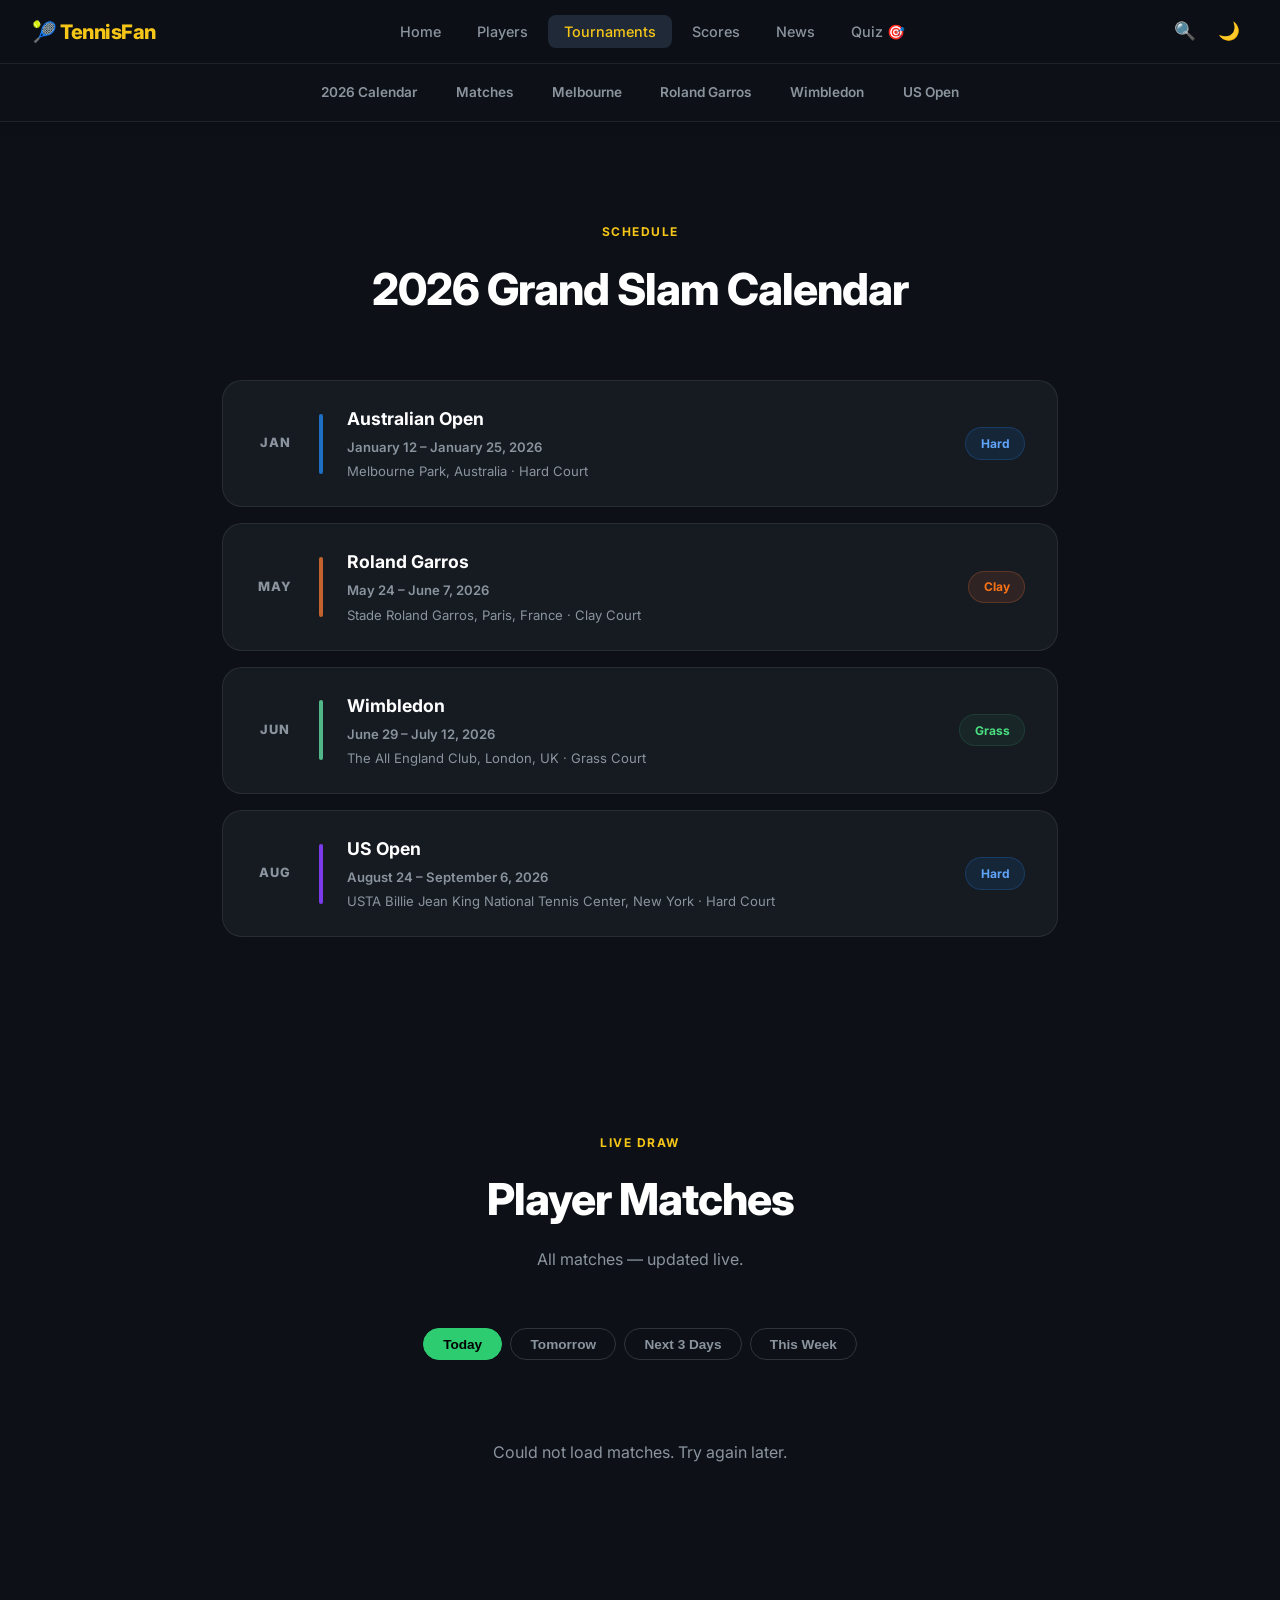
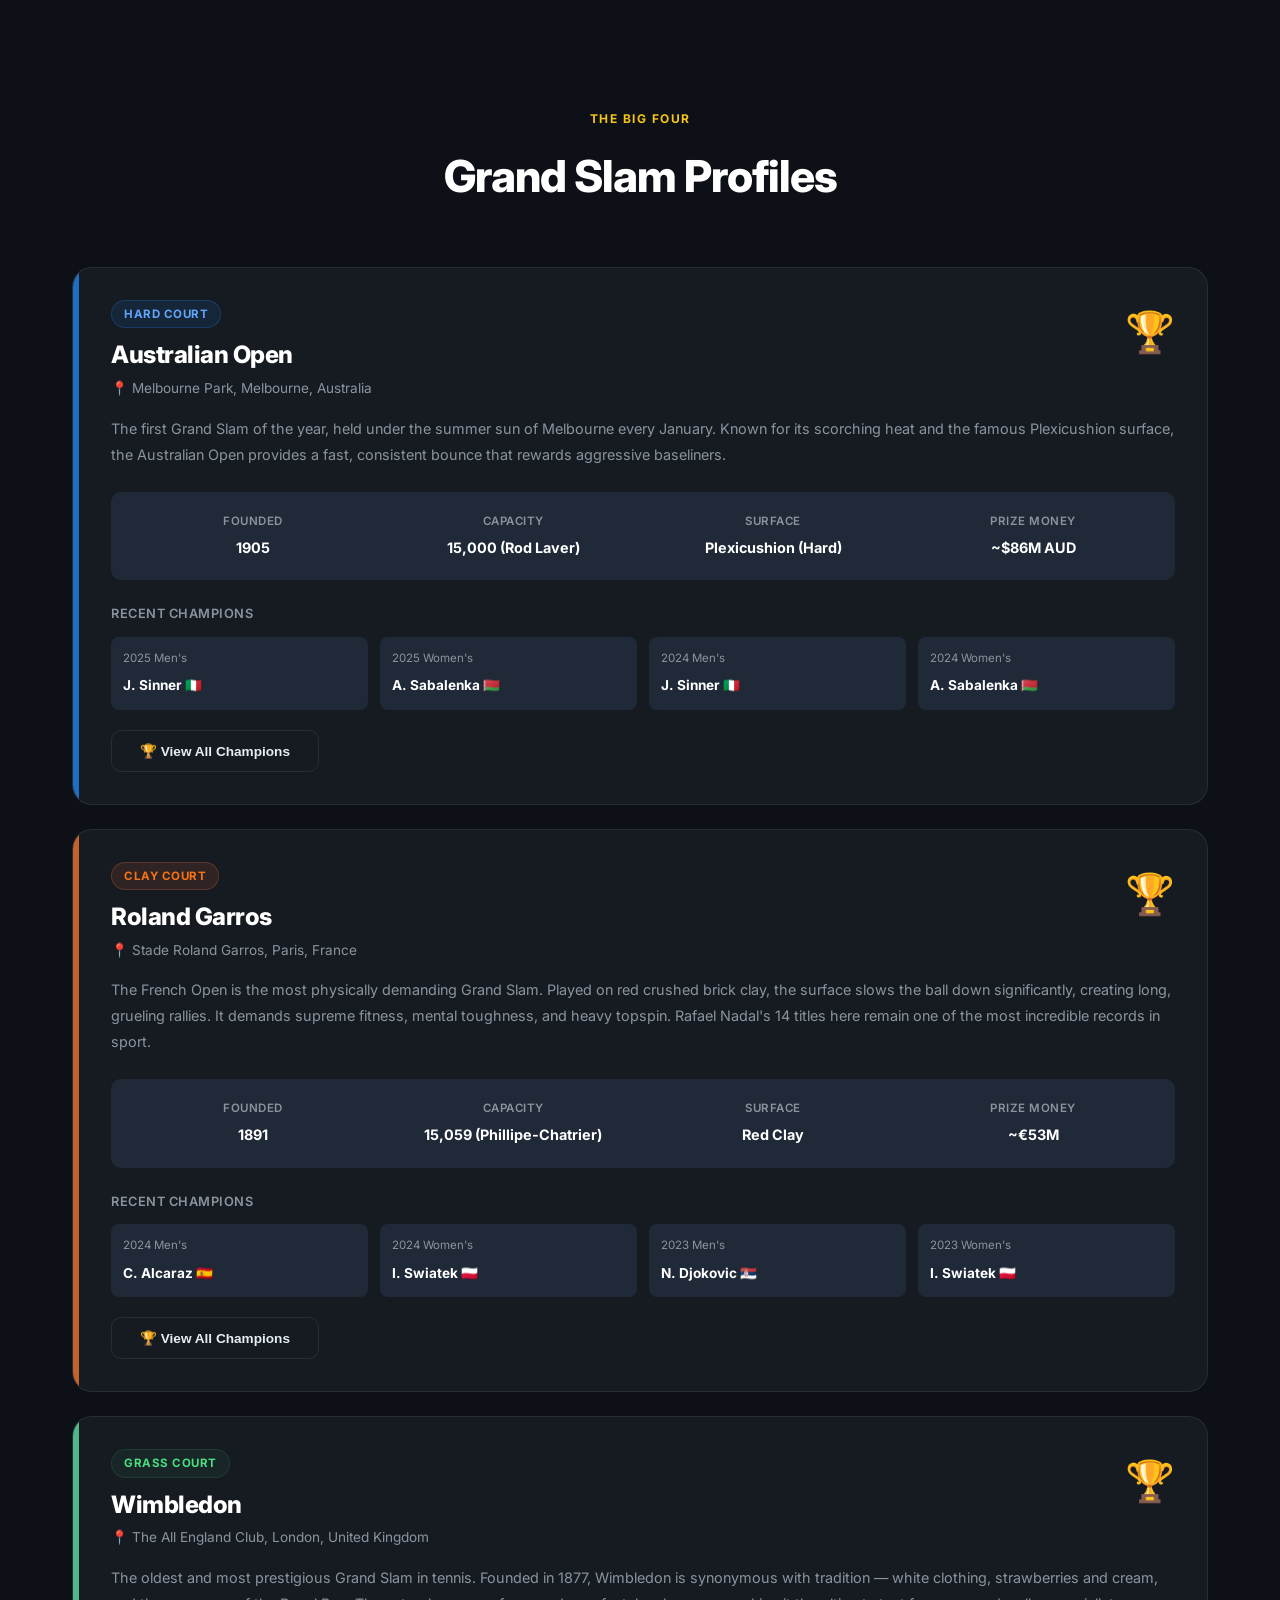
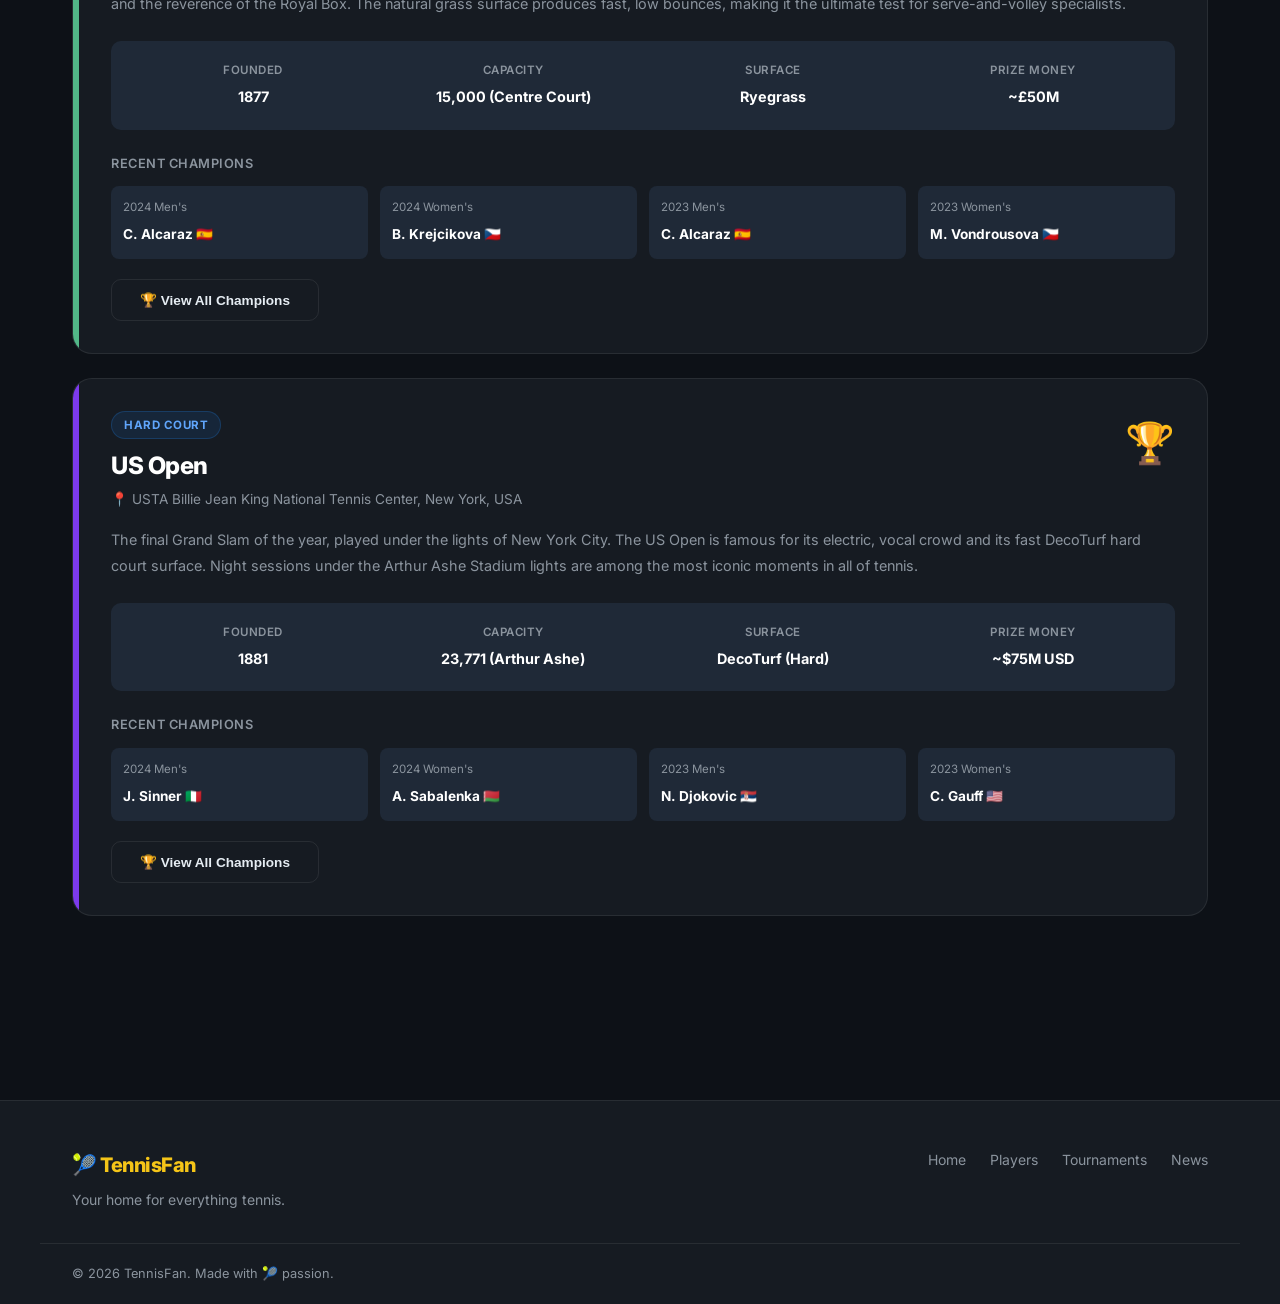
<file: tournaments.html>
<!DOCTYPE html>
<html lang="en">
<head>
  <meta charset="UTF-8" />
  <meta name="viewport" content="width=device-width, initial-scale=1.0" />
  <title>Grand Slam Tournaments 2026 — Schedule, Draw & Results | TennisFan</title>
  <meta name="description" content="2026 Grand Slam calendar, live match draws, tournament profiles for Australian Open, Roland Garros, Wimbledon and US Open. Singles, Doubles and Qualification matches." />
  <meta name="keywords" content="Grand Slam 2026, Australian Open 2026, Roland Garros 2026, Wimbledon 2026, US Open 2026, tennis draw, tennis schedule, tennis results, tennis calendar" />
  <meta name="robots" content="index, follow" />
  <link rel="canonical" href="https://inotman.github.io/Tennisfan/tournaments.html" />
  <meta property="og:title" content="Grand Slam Tournaments 2026 — Schedule & Draw | TennisFan" />
  <meta property="og:description" content="2026 Grand Slam calendar and live match draws. Australian Open, Roland Garros, Wimbledon, US Open." />
  <meta property="og:url" content="https://inotman.github.io/Tennisfan/tournaments.html" />
  <meta property="og:type" content="website" />
  <meta name="twitter:card" content="summary_large_image" />
  <meta name="twitter:title" content="Grand Slam Tournaments 2026 — Schedule & Draw" />
  <meta name="twitter:description" content="2026 Grand Slam calendar and live match draws for all 4 Grand Slams." />
  <link rel="preconnect" href="https://fonts.googleapis.com">
  <link href="https://fonts.googleapis.com/css2?family=Inter:wght@300;400;500;600;700;800;900&display=swap" rel="stylesheet">
  <link rel="stylesheet" href="style.css" />
  <!-- Google Analytics -->
  <script async src="https://www.googletagmanager.com/gtag/js?id=G-JDMQPS93XT"></script>
  <script>
    window.dataLayer = window.dataLayer || [];
    function gtag(){dataLayer.push(arguments);}
    gtag('js', new Date());
    gtag('config', 'G-JDMQPS93XT');
  </script>
</head>
<body>

  <!-- NAVBAR -->
  <nav class="navbar">
    <a href="index.html" class="logo">🎾 TennisFan</a>
    <button class="hamburger" id="hamburger">&#9776;</button>
    <ul class="nav-links" id="navLinks">
      <li><a href="index.html">Home</a></li>
      <li><a href="players.html">Players</a></li>
      <li><a href="tournaments.html" class="active">Tournaments</a></li>
      <li><a href="scores.html">Scores</a></li>
      <li><a href="news.html">News</a></li>
      <li><a href="quiz.html">Quiz 🎯</a></li>
    </ul>
    <div class="nav-actions">
      <button class="search-btn" id="searchBtn" title="Search">&#128269;</button>
      <button class="theme-toggle" id="themeToggle" title="Toggle theme">🌙</button>
    </div>
  </nav>
  <div class="search-overlay" id="searchOverlay">
    <div class="search-box">
      <input type="text" id="searchInput" placeholder="Search players, tournaments, news..." autocomplete="off" />
      <button class="search-close" id="searchClose">&times;</button>
      <div class="search-results" id="searchResults"></div>
    </div>
  </div>

  <!-- JUMP NAV -->
  <nav class="jump-nav" id="jumpNav">
    <a href="#calendar">2026 Calendar</a>
    <a href="#matches">Matches</a>
    <a href="#melbourne">Melbourne</a>
    <a href="#roland-garros">Roland Garros</a>
    <a href="#wimbledon">Wimbledon</a>
    <a href="#us-open">US Open</a>
  </nav>

  <!-- 2026 CALENDAR -->
  <section class="section calendar-section" id="calendar">
    <div class="section-header">
      <span class="section-tag">Schedule</span>
      <h2>2026 Grand Slam Calendar</h2>
    </div>
    <div class="calendar-list">
      <div class="calendar-item cal-ao">
        <div class="cal-month">JAN</div>
        <div class="cal-bar"></div>
        <div class="cal-info">
          <h3>Australian Open</h3>
          <p class="cal-dates">January 12 – January 25, 2026</p>
          <p>Melbourne Park, Australia · Hard Court</p>
        </div>
        <span class="cal-badge badge-hard">Hard</span>
      </div>
      <div class="calendar-item cal-rg">
        <div class="cal-month">MAY</div>
        <div class="cal-bar"></div>
        <div class="cal-info">
          <h3>Roland Garros</h3>
          <p class="cal-dates">May 24 – June 7, 2026</p>
          <p>Stade Roland Garros, Paris, France · Clay Court</p>
        </div>
        <span class="cal-badge badge-clay">Clay</span>
      </div>
      <div class="calendar-item cal-w">
        <div class="cal-month">JUN</div>
        <div class="cal-bar"></div>
        <div class="cal-info">
          <h3>Wimbledon</h3>
          <p class="cal-dates">June 29 – July 12, 2026</p>
          <p>The All England Club, London, UK · Grass Court</p>
        </div>
        <span class="cal-badge badge-grass">Grass</span>
      </div>
      <div class="calendar-item cal-uso">
        <div class="cal-month">AUG</div>
        <div class="cal-bar"></div>
        <div class="cal-info">
          <h3>US Open</h3>
          <p class="cal-dates">August 24 – September 6, 2026</p>
          <p>USTA Billie Jean King National Tennis Center, New York · Hard Court</p>
        </div>
        <span class="cal-badge badge-hard">Hard</span>
      </div>
    </div>
  </section>

  <!-- LIVE MATCHES -->
  <section class="section calendar-section" id="matches">
    <div class="section-header">
      <span class="section-tag">Live Draw</span>
      <h2>Player Matches</h2>
      <p>All matches — updated live.</p>
    </div>
    <div class="schedule-controls">
      <button class="sched-btn active" data-days="0">Today</button>
      <button class="sched-btn" data-days="1">Tomorrow</button>
      <button class="sched-btn" data-days="3">Next 3 Days</button>
      <button class="sched-btn" data-days="7">This Week</button>
    </div>
    <div id="matchSchedule" class="match-schedule-wrap">
      <div class="match-loading">Loading matches...</div>
    </div>
  </section>

  <!-- GRAND SLAM DEEP DIVE -->
  <section class="section slams-deep">
    <div class="section-header">
      <span class="section-tag">The Big Four</span>
      <h2>Grand Slam Profiles</h2>
    </div>

    <div class="slam-profile" id="melbourne">
      <div class="slam-color-band band-ao"></div>
      <div class="slam-profile-content">
        <div class="slam-header-row">
          <div>
            <span class="slam-surface-tag stag-hard">Hard Court</span>
            <h3>Australian Open</h3>
            <p class="slam-location">📍 Melbourne Park, Melbourne, Australia</p>
          </div>
          <div class="slam-emblem">🏆</div>
        </div>
        <p>The first Grand Slam of the year, held under the summer sun of Melbourne every January. Known for its scorching heat and the famous Plexicushion surface, the Australian Open provides a fast, consistent bounce that rewards aggressive baseliners.</p>
        <div class="slam-facts">
          <div class="slam-fact">
            <span class="slam-fact-label">Founded</span>
            <span class="slam-fact-value">1905</span>
          </div>
          <div class="slam-fact">
            <span class="slam-fact-label">Capacity</span>
            <span class="slam-fact-value">15,000 (Rod Laver)</span>
          </div>
          <div class="slam-fact">
            <span class="slam-fact-label">Surface</span>
            <span class="slam-fact-value">Plexicushion (Hard)</span>
          </div>
          <div class="slam-fact">
            <span class="slam-fact-label">Prize Money</span>
            <span class="slam-fact-value">~$86M AUD</span>
          </div>
        </div>
        <div class="slam-champions">
          <h4>Recent Champions</h4>
          <div class="champions-row">
            <div class="champion-item"><span>2025 Men's</span><strong>J. Sinner 🇮🇹</strong></div>
            <div class="champion-item"><span>2025 Women's</span><strong>A. Sabalenka 🇧🇾</strong></div>
            <div class="champion-item"><span>2024 Men's</span><strong>J. Sinner 🇮🇹</strong></div>
            <div class="champion-item"><span>2024 Women's</span><strong>A. Sabalenka 🇧🇾</strong></div>
          </div>
          <button class="btn btn-outline champions-btn" data-slam="ao">🏆 View All Champions</button>
        </div>
      </div>
    </div>

    <div class="slam-profile" id="roland-garros">
      <div class="slam-color-band band-rg"></div>
      <div class="slam-profile-content">
        <div class="slam-header-row">
          <div>
            <span class="slam-surface-tag stag-clay">Clay Court</span>
            <h3>Roland Garros</h3>
            <p class="slam-location">📍 Stade Roland Garros, Paris, France</p>
          </div>
          <div class="slam-emblem">🏆</div>
        </div>
        <p>The French Open is the most physically demanding Grand Slam. Played on red crushed brick clay, the surface slows the ball down significantly, creating long, grueling rallies. It demands supreme fitness, mental toughness, and heavy topspin. Rafael Nadal's 14 titles here remain one of the most incredible records in sport.</p>
        <div class="slam-facts">
          <div class="slam-fact">
            <span class="slam-fact-label">Founded</span>
            <span class="slam-fact-value">1891</span>
          </div>
          <div class="slam-fact">
            <span class="slam-fact-label">Capacity</span>
            <span class="slam-fact-value">15,059 (Phillipe-Chatrier)</span>
          </div>
          <div class="slam-fact">
            <span class="slam-fact-label">Surface</span>
            <span class="slam-fact-value">Red Clay</span>
          </div>
          <div class="slam-fact">
            <span class="slam-fact-label">Prize Money</span>
            <span class="slam-fact-value">~€53M</span>
          </div>
        </div>
        <div class="slam-champions">
          <h4>Recent Champions</h4>
          <div class="champions-row">
            <div class="champion-item"><span>2024 Men's</span><strong>C. Alcaraz 🇪🇸</strong></div>
            <div class="champion-item"><span>2024 Women's</span><strong>I. Swiatek 🇵🇱</strong></div>
            <div class="champion-item"><span>2023 Men's</span><strong>N. Djokovic 🇷🇸</strong></div>
            <div class="champion-item"><span>2023 Women's</span><strong>I. Swiatek 🇵🇱</strong></div>
          </div>
          <button class="btn btn-outline champions-btn" data-slam="rg">🏆 View All Champions</button>
        </div>
      </div>
    </div>

    <div class="slam-profile" id="wimbledon">
      <div class="slam-color-band band-w"></div>
      <div class="slam-profile-content">
        <div class="slam-header-row">
          <div>
            <span class="slam-surface-tag stag-grass">Grass Court</span>
            <h3>Wimbledon</h3>
            <p class="slam-location">📍 The All England Club, London, United Kingdom</p>
          </div>
          <div class="slam-emblem">🏆</div>
        </div>
        <p>The oldest and most prestigious Grand Slam in tennis. Founded in 1877, Wimbledon is synonymous with tradition — white clothing, strawberries and cream, and the reverence of the Royal Box. The natural grass surface produces fast, low bounces, making it the ultimate test for serve-and-volley specialists.</p>
        <div class="slam-facts">
          <div class="slam-fact">
            <span class="slam-fact-label">Founded</span>
            <span class="slam-fact-value">1877</span>
          </div>
          <div class="slam-fact">
            <span class="slam-fact-label">Capacity</span>
            <span class="slam-fact-value">15,000 (Centre Court)</span>
          </div>
          <div class="slam-fact">
            <span class="slam-fact-label">Surface</span>
            <span class="slam-fact-value">Ryegrass</span>
          </div>
          <div class="slam-fact">
            <span class="slam-fact-label">Prize Money</span>
            <span class="slam-fact-value">~£50M</span>
          </div>
        </div>
        <div class="slam-champions">
          <h4>Recent Champions</h4>
          <div class="champions-row">
            <div class="champion-item"><span>2024 Men's</span><strong>C. Alcaraz 🇪🇸</strong></div>
            <div class="champion-item"><span>2024 Women's</span><strong>B. Krejcikova 🇨🇿</strong></div>
            <div class="champion-item"><span>2023 Men's</span><strong>C. Alcaraz 🇪🇸</strong></div>
            <div class="champion-item"><span>2023 Women's</span><strong>M. Vondrousova 🇨🇿</strong></div>
          </div>
          <button class="btn btn-outline champions-btn" data-slam="w">🏆 View All Champions</button>
        </div>
      </div>
    </div>

    <div class="slam-profile" id="us-open">
      <div class="slam-color-band band-uso"></div>
      <div class="slam-profile-content">
        <div class="slam-header-row">
          <div>
            <span class="slam-surface-tag stag-hard">Hard Court</span>
            <h3>US Open</h3>
            <p class="slam-location">📍 USTA Billie Jean King National Tennis Center, New York, USA</p>
          </div>
          <div class="slam-emblem">🏆</div>
        </div>
        <p>The final Grand Slam of the year, played under the lights of New York City. The US Open is famous for its electric, vocal crowd and its fast DecoTurf hard court surface. Night sessions under the Arthur Ashe Stadium lights are among the most iconic moments in all of tennis.</p>
        <div class="slam-facts">
          <div class="slam-fact">
            <span class="slam-fact-label">Founded</span>
            <span class="slam-fact-value">1881</span>
          </div>
          <div class="slam-fact">
            <span class="slam-fact-label">Capacity</span>
            <span class="slam-fact-value">23,771 (Arthur Ashe)</span>
          </div>
          <div class="slam-fact">
            <span class="slam-fact-label">Surface</span>
            <span class="slam-fact-value">DecoTurf (Hard)</span>
          </div>
          <div class="slam-fact">
            <span class="slam-fact-label">Prize Money</span>
            <span class="slam-fact-value">~$75M USD</span>
          </div>
        </div>
        <div class="slam-champions">
          <h4>Recent Champions</h4>
          <div class="champions-row">
            <div class="champion-item"><span>2024 Men's</span><strong>J. Sinner 🇮🇹</strong></div>
            <div class="champion-item"><span>2024 Women's</span><strong>A. Sabalenka 🇧🇾</strong></div>
            <div class="champion-item"><span>2023 Men's</span><strong>N. Djokovic 🇷🇸</strong></div>
            <div class="champion-item"><span>2023 Women's</span><strong>C. Gauff 🇺🇸</strong></div>
          </div>
          <button class="btn btn-outline champions-btn" data-slam="uso">🏆 View All Champions</button>
        </div>
      </div>
    </div>

  </section>

  <!-- FOOTER -->
  <footer class="footer">
    <div class="footer-inner">
      <div class="footer-brand">
        <span class="logo">🎾 TennisFan</span>
        <p>Your home for everything tennis.</p>
      </div>
      <div class="footer-links">
        <a href="index.html">Home</a>
        <a href="players.html">Players</a>
        <a href="tournaments.html">Tournaments</a>
        <a href="news.html">News</a>
      </div>
    </div>
    <div class="footer-bottom">
      <p>&copy; 2026 TennisFan. Made with 🎾 passion.</p>
    </div>
  </footer>

  <!-- CHAMPIONS MODAL -->
  <div class="champ-modal-overlay" id="champModal">
    <div class="champ-modal">
      <div class="champ-modal-header">
        <h2 id="champModalTitle"></h2>
        <button class="champ-modal-close" id="champModalClose">&times;</button>
      </div>
      <div class="champ-modal-body">
        <table class="champ-table">
          <thead>
            <tr>
              <th>Year</th>
              <th>Men's Champion</th>
              <th>Women's Champion</th>
            </tr>
          </thead>
          <tbody id="champTableBody"></tbody>
        </table>
      </div>
    </div>
  </div>

  <!-- PLAYER MODAL -->
  <div class="player-modal-overlay" id="playerModal">
    <div class="player-modal">
      <div class="player-modal-header">
        <h2 id="playerModalName"></h2>
        <button class="player-modal-close" onclick="closePlayerModal()">&times;</button>
      </div>
      <div class="player-modal-body" id="playerModalBody">
        <div class="match-loading">Loading matches...</div>
      </div>
    </div>
  </div>

  <script>
    const API_KEY = '2ea364bf4cb3456bb78c7fc718c624f10fec634aa601e257bce5bbf69b92e0dc';
    let allMatches = [];

    function getDateRange(daysAhead) {
      const fmt = d => {
        const y = d.getFullYear();
        const m = String(d.getMonth() + 1).padStart(2, '0');
        const day = String(d.getDate()).padStart(2, '0');
        return `${y}-${m}-${day}`;
      };
      const today = new Date();
      const end = new Date();
      end.setDate(today.getDate() + (daysAhead || 0));
      return { from: fmt(today), to: fmt(end) };
    }

    function statusLabel(status) {
      if (!status) return '';
      const s = status.toLowerCase();
      if (s.includes('live') || s.includes('progress')) return '<span class="ms-live">LIVE</span>';
      if (s.includes('finish') || s.includes('ended')) return '<span class="ms-done">FT</span>';
      return '<span class="ms-upcoming">Upcoming</span>';
    }

    function tableRow(m) {
      const p1 = m.event_first_player || m.home_name || '?';
      const p2 = m.event_second_player || m.away_name || '?';
      const score = m.event_final_result || 'vs';
      let time = '—';
      if (m.event_time) {
        time = m.event_time.substring(0, 5);
      } else if (m.event_date && m.event_date.includes(' ')) {
        time = m.event_date.split(' ')[1].substring(0, 5);
      } else if (m.event_timestamp) {
        const d = new Date(m.event_timestamp * 1000);
        time = d.toUTCString().substring(17, 22);
      }
      const round = m.event_round || '—';
      return `<tr>
        <td class="td-time">${time}</td>
        <td class="td-player td-p1"><span class="player-link" onclick="openPlayerModal('${p1.replace(/'/g,"\\'")}')">  ${p1}</span></td>
        <td class="td-score">${score}</td>
        <td class="td-player td-p2"><span class="player-link" onclick="openPlayerModal('${p2.replace(/'/g,"\\'")}')">  ${p2}</span></td>
        <td class="td-round">${round}</td>
        <td class="td-status">${statusLabel(m.event_status)}</td>
      </tr>`;
    }

    function renderMatches(data) {
      const wrap = document.getElementById('matchSchedule');
      if (!data || !data.result || data.result.length === 0) {
        wrap.innerHTML = '<div class="match-empty">No matches scheduled for this period.</div>';
        return;
      }
      const groups = {};
      data.result.forEach(m => {
        const comp = m.event_competition || m.league_name || 'Other';
        const isQual = /qualif/i.test(comp);
        const isDoubles = /doubles/i.test(comp) || (m.event_first_player || '').includes('/');
        const baseName = comp
          .replace(/[\s\-–]+qualif[^,]*/i, '')
          .replace(/[\s\-–]+doubles/i, '')
          .trim();
        if (!groups[baseName]) groups[baseName] = { singles: [], doubles: [], qualifying: [], surface: m.event_ground || '' };
        if (isQual) groups[baseName].qualifying.push(m);
        else if (isDoubles) groups[baseName].doubles.push(m);
        else groups[baseName].singles.push(m);
      });

      let html = '';
      for (const [tournament, { singles, doubles, qualifying, surface }] of Object.entries(groups)) {
        const surf = surface ? ` · ${surface}` : '';
        html += `<div class="ms-group"><div class="ms-tournament-name">${tournament}${surf}</div>`;
        if (singles.length > 0) {
          html += `<div class="ms-table-wrap ms-table-main"><div class="ms-table-title">🎾 Singles</div>
            <table class="ms-table"><thead><tr><th>Time</th><th>Player 1</th><th>Score</th><th>Player 2</th><th>Round</th><th>Status</th></tr></thead><tbody>`;
          singles.forEach(m => { html += tableRow(m); });
          html += `</tbody></table></div>`;
        }
        if (doubles.length > 0) {
          html += `<div class="ms-table-wrap ms-table-doubles"><div class="ms-table-title">🤝 Doubles</div>
            <table class="ms-table"><thead><tr><th>Time</th><th>Pair 1</th><th>Score</th><th>Pair 2</th><th>Round</th><th>Status</th></tr></thead><tbody>`;
          doubles.forEach(m => { html += tableRow(m); });
          html += `</tbody></table></div>`;
        }
        if (qualifying.length > 0) {
          html += `<div class="ms-table-wrap ms-table-qual"><div class="ms-table-title">⚡ Qualification</div>
            <table class="ms-table"><thead><tr><th>Time</th><th>Player 1</th><th>Score</th><th>Player 2</th><th>Round</th><th>Status</th></tr></thead><tbody>`;
          qualifying.forEach(m => { html += tableRow(m); });
          html += `</tbody></table></div>`;
        }
        html += `</div>`;
      }
      wrap.innerHTML = html;
    }

    async function loadMatches(daysAhead) {
      const wrap = document.getElementById('matchSchedule');
      wrap.innerHTML = '<div class="match-loading">Loading matches...</div>';
      const { from, to } = getDateRange(daysAhead);
      try {
        const res = await fetch(`https://apiv2.allsportsapi.com/tennis/?met=Fixtures&APIkey=${API_KEY}&from=${from}&to=${to}`);
        const data = await res.json();
        if (data.result) allMatches = data.result;
        renderMatches(data);
      } catch (e) {
        wrap.innerHTML = '<div class="match-empty">Could not load matches. Try again later.</div>';
      }
    }

    document.querySelectorAll('.sched-btn').forEach(btn => {
      btn.addEventListener('click', () => {
        document.querySelectorAll('.sched-btn').forEach(b => b.classList.remove('active'));
        btn.classList.add('active');
        loadMatches(parseInt(btn.dataset.days));
      });
    });

    loadMatches(0);

    async function openPlayerModal(playerName) {
      document.getElementById('playerModalName').textContent = playerName;
      document.getElementById('playerModalBody').innerHTML = '<div class="match-loading">Loading past matches...</div>';
      document.getElementById('playerModal').classList.add('active');
      document.body.style.overflow = 'hidden';

      const fmt = d => `${d.getFullYear()}-${String(d.getMonth()+1).padStart(2,'0')}-${String(d.getDate()).padStart(2,'0')}`;
      const today = new Date();
      const past = new Date();
      past.setDate(today.getDate() - 14);

      try {
        const url = `https://apiv2.allsportsapi.com/tennis/?met=Fixtures&APIkey=${API_KEY}&from=${fmt(past)}&to=${fmt(today)}`;
        const res = await fetch(url);
        const text = await res.text();
        const data = JSON.parse(text);
        console.log('Player API response:', data);

        if (!data.result) {
          document.getElementById('playerModalBody').innerHTML = `<div class="match-empty">API error: ${JSON.stringify(data)}</div>`;
          return;
        }

        const lastName = playerName.split(' ').pop().toLowerCase();
        const matches = data.result.filter(m => {
          const p1 = (m.event_first_player || '').toLowerCase();
          const p2 = (m.event_second_player || '').toLowerCase();
          return p1.includes(lastName) || p2.includes(lastName);
        }).filter(m => {
          // Only finished matches
          const s = (m.event_status || '').toLowerCase();
          return s.includes('finish') || s.includes('ended') || s.includes('ft') || m.event_final_result;
        });

        if (matches.length === 0) {
          document.getElementById('playerModalBody').innerHTML = '<div class="match-empty">No past matches found for this player.</div>';
          return;
        }

        let html = `<p style="color:#aaa;font-size:0.85rem;margin-bottom:1rem;">Last 3 months — ${matches.length} match(es) found</p>`;
        html += `<table class="ms-table"><thead><tr><th>Date</th><th>Tournament</th><th>Player 1</th><th>Score</th><th>Player 2</th><th>Status</th></tr></thead><tbody>`;
        matches.reverse().forEach(m => {
          const date = m.event_date ? m.event_date.split(' ')[0] : '—';
          const tournament = (m.event_competition || '—').replace(/ATP - (SINGLES|DOUBLES): |WTA - (SINGLES|DOUBLES): /gi, '');
          const p1 = m.event_first_player || '?';
          const p2 = m.event_second_player || '?';
          const score = m.event_final_result || '—';
          html += `<tr>
            <td class="td-time">${date}</td>
            <td class="td-round">${tournament}</td>
            <td class="td-player td-p1">${p1}</td>
            <td class="td-score">${score}</td>
            <td class="td-player td-p2">${p2}</td>
            <td class="td-status">${statusLabel(m.event_status)}</td>
          </tr>`;
        });
        html += `</tbody></table>`;
        document.getElementById('playerModalBody').innerHTML = html;

      } catch(e) {
        console.error('Player modal error:', e);
        document.getElementById('playerModalBody').innerHTML = `<div class="match-empty">Error: ${e.message}</div>`;
      }
    }

    function closePlayerModal() {
      document.getElementById('playerModal').classList.remove('active');
      document.body.style.overflow = '';
    }

    document.getElementById('playerModal').addEventListener('click', function(e) {
      if (e.target === this) closePlayerModal();
    });
  </script>

  <script src="script.js"></script>
  <script>
    const jumpLinks = document.querySelectorAll('.jump-nav a');
    const sections = ['calendar','matches','melbourne','roland-garros','wimbledon','us-open'].map(id => document.getElementById(id));
    window.addEventListener('scroll', () => {
      let current = '';
      sections.forEach(sec => {
        if (sec && window.scrollY >= sec.offsetTop - 120) current = sec.id;
      });
      jumpLinks.forEach(a => {
        a.classList.toggle('active', a.getAttribute('href') === '#' + current);
      });
    }, { passive: true });
  </script>
</body>
</html>
</file>
<file: style.css>
/* ===================================================
   TENNIISFAN — MODERN DARK THEME
   =================================================== */

:root {
  --yellow:     #f5c518;
  --blue:       #1d6fc4;
  --blue-light: #4a9eff;
  --clay:       #c2622f;
  --clay-light: #e07840;
  --green:      #2d6a4f;
  --green-light:#52b788;

  --bg:         #0d1117;
  --bg2:        #161b22;
  --bg3:        #1f2937;
  --border:     rgba(255,255,255,0.08);
  --text:       #e6edf3;
  --text-muted: #8b949e;
  --white:      #ffffff;

  --radius:     12px;
  --radius-lg:  20px;
  --shadow:     0 4px 24px rgba(0,0,0,0.4);
  --shadow-lg:  0 8px 48px rgba(0,0,0,0.6);
}

/* ===== RESET ===== */
*, *::before, *::after { margin:0; padding:0; box-sizing:border-box; }
html { scroll-behavior: smooth; }

body {
  font-family: 'Inter', sans-serif;
  background: var(--bg);
  color: var(--text);
  line-height: 1.6;
  font-size: 16px;
}

a { color: inherit; text-decoration: none; }
ul { list-style: none; }
img { max-width: 100%; }

/* ===== NAVBAR ===== */
.navbar {
  position: sticky;
  top: 0;
  z-index: 1000;
  display: flex;
  align-items: center;
  justify-content: space-between;
  padding: 0 2rem;
  height: 64px;
  background: rgba(13,17,23,0.9);
  backdrop-filter: blur(12px);
  border-bottom: 1px solid var(--border);
}

.logo {
  font-size: 1.25rem;
  font-weight: 800;
  color: var(--yellow);
  letter-spacing: -0.5px;
}

.nav-links {
  display: flex;
  gap: 0.25rem;
}

.nav-links a {
  padding: 0.5rem 1rem;
  border-radius: 8px;
  font-size: 0.9rem;
  font-weight: 500;
  color: var(--text-muted);
  transition: color 0.2s, background 0.2s;
}

.nav-links a:hover,
.nav-links a.active {
  color: var(--text);
  background: var(--bg3);
}

.nav-links a.active {
  color: var(--yellow);
}

.hamburger {
  display: none;
  background: none;
  border: none;
  color: var(--text);
  font-size: 1.5rem;
  cursor: pointer;
}

/* ===== HERO (HOME) ===== */
.hero {
  position: relative;
  min-height: 92vh;
  display: flex;
  align-items: center;
  justify-content: center;
  overflow: hidden;
  background: #0d1117;
  text-align: center;
  padding: 4rem 2rem;
}

.hero-video {
  position: absolute;
  inset: 0;
  width: 100%;
  height: 100%;
  object-fit: cover;
  z-index: 0;
}

.hero-overlay {
  position: absolute;
  inset: 0;
  background: linear-gradient(
    180deg,
    rgba(0,0,0,0.55) 0%,
    rgba(0,0,0,0.45) 60%,
    rgba(13,17,23,0.85) 100%
  );
  z-index: 1;
}

.court-lines {
  position: absolute;
  inset: 0;
  pointer-events: none;
  z-index: 2;
}

.court-line {
  position: absolute;
  background: rgba(255,255,255,0.04);
}

.line-center {
  top: 0; bottom: 0;
  left: 50%;
  width: 1px;
}

.line-service-left {
  left: 25%; right: 50%;
  top: 30%; bottom: 30%;
  border: 1px solid rgba(255,255,255,0.04);
}

.line-service-right {
  left: 50%; right: 25%;
  top: 30%; bottom: 30%;
  border: 1px solid rgba(255,255,255,0.04);
}

.hero-ball {
  position: absolute;
  font-size: 28rem;
  opacity: 0.04;
  right: -8rem;
  bottom: -6rem;
  pointer-events: none;
  line-height: 1;
}

.hero-content {
  position: relative;
  z-index: 2;
  max-width: 800px;
}

.hero-badge {
  display: inline-block;
  padding: 0.35rem 1rem;
  background: rgba(245,197,24,0.12);
  border: 1px solid rgba(245,197,24,0.3);
  border-radius: 100px;
  font-size: 0.8rem;
  font-weight: 600;
  color: var(--yellow);
  letter-spacing: 0.5px;
  text-transform: uppercase;
  margin-bottom: 1.5rem;
}

.hero-welcome {
  font-size: clamp(2.8rem, 7vw, 6rem);
  font-weight: 900;
  letter-spacing: -2px;
  line-height: 1.1;
  color: var(--white);
  text-shadow: 0 4px 32px rgba(0,0,0,0.6);
  animation: hero-fade-in 1.2s ease forwards;
  opacity: 0;
}

@keyframes hero-fade-in {
  from { opacity: 0; transform: translateY(24px); }
  to   { opacity: 1; transform: translateY(0); }
}

.hero-content h1 {
  font-size: clamp(2.5rem, 6vw, 5rem);
  font-weight: 900;
  line-height: 1.1;
  letter-spacing: -2px;
  margin-bottom: 1.25rem;
  color: var(--white);
}

.highlight { color: var(--yellow); }

.hero-content p {
  font-size: 1.15rem;
  color: var(--text-muted);
  max-width: 520px;
  margin: 0 auto 2.5rem;
  line-height: 1.7;
}

.hero-btns {
  display: flex;
  gap: 1rem;
  justify-content: center;
  flex-wrap: wrap;
}

/* ===== BUTTONS ===== */
.btn {
  display: inline-flex;
  align-items: center;
  gap: 0.5rem;
  padding: 0.75rem 1.75rem;
  border-radius: 10px;
  font-weight: 600;
  font-size: 0.95rem;
  transition: all 0.2s;
  cursor: pointer;
}

.btn-primary {
  background: var(--yellow);
  color: #000;
}

.btn-primary:hover {
  background: #e6b800;
  transform: translateY(-2px);
  box-shadow: 0 6px 20px rgba(245,197,24,0.3);
}

.btn-outline {
  background: transparent;
  color: var(--text);
  border: 1px solid var(--border);
}

.btn-outline:hover {
  background: var(--bg3);
  border-color: rgba(255,255,255,0.2);
  transform: translateY(-2px);
}

.center-btn {
  text-align: center;
  margin-top: 3rem;
}

/* ===== STATS BAR ===== */
.stats-bar {
  display: grid;
  grid-template-columns: repeat(4, 1fr);
  background: var(--bg2);
  border-top: 1px solid var(--border);
  border-bottom: 1px solid var(--border);
}

.stat {
  padding: 2rem 1rem;
  text-align: center;
  border-right: 1px solid var(--border);
}

.stat:last-child { border-right: none; }

.stat-number {
  display: block;
  font-size: 2.25rem;
  font-weight: 900;
  color: var(--yellow);
  letter-spacing: -1px;
  line-height: 1;
  margin-bottom: 0.4rem;
}

.stat-label {
  font-size: 0.8rem;
  color: var(--text-muted);
  text-transform: uppercase;
  letter-spacing: 0.5px;
  font-weight: 500;
}

/* ===== SECTIONS ===== */
.section {
  padding: 6rem 2rem;
  max-width: 1200px;
  margin: 0 auto;
  position: relative;
  z-index: 1;
}

.section-header {
  text-align: center;
  margin-bottom: 3.5rem;
}

.section-tag {
  display: inline-block;
  font-size: 0.75rem;
  font-weight: 700;
  text-transform: uppercase;
  letter-spacing: 1.5px;
  color: var(--yellow);
  margin-bottom: 0.75rem;
}

.section-header h2 {
  font-size: clamp(1.75rem, 4vw, 2.75rem);
  font-weight: 800;
  letter-spacing: -1px;
  margin-bottom: 0.75rem;
  color: var(--white);
}

.section-header p {
  color: var(--text-muted);
  font-size: 1rem;
  max-width: 480px;
  margin: 0 auto;
}

/* ===== SURFACES ===== */
.surfaces-section { max-width: 100%; background: var(--bg2); padding: 6rem 2rem; }
.surfaces-section .section-header { max-width: 1200px; margin: 0 auto 3.5rem; }

.surfaces-grid {
  display: grid;
  grid-template-columns: repeat(3, 1fr);
  gap: 1.5rem;
  max-width: 1200px;
  margin: 0 auto;
}

.surface-card {
  border-radius: var(--radius-lg);
  overflow: hidden;
  border: 1px solid var(--border);
  transition: transform 0.3s, box-shadow 0.3s;
}

.surface-card:hover {
  transform: translateY(-6px);
  box-shadow: var(--shadow-lg);
}

.surface-img {
  width: 100%;
  height: 200px;
  object-fit: cover;
  display: block;
  cursor: zoom-in;
}

/* ===== LIGHTBOX ===== */
.lightbox {
  display: none;
  position: fixed;
  inset: 0;
  z-index: 9999;
  background: rgba(0,0,0,0.92);
  align-items: center;
  justify-content: center;
}

.lightbox.active {
  display: flex;
}

.lightbox-img {
  max-width: 90vw;
  max-height: 85vh;
  object-fit: contain;
  border-radius: var(--radius-lg);
  box-shadow: var(--shadow-lg);
  animation: lightbox-in 0.3s ease;
}

@keyframes lightbox-in {
  from { transform: scale(0.85); opacity: 0; }
  to   { transform: scale(1);    opacity: 1; }
}

.lightbox-close {
  position: absolute;
  top: 1.25rem;
  right: 1.5rem;
  background: none;
  border: none;
  color: #fff;
  font-size: 2.5rem;
  cursor: pointer;
  line-height: 1;
  opacity: 0.8;
  transition: opacity 0.2s;
}

.lightbox-close:hover { opacity: 1; }

.surface-info {
  padding: 1.5rem;
  background: var(--bg3);
}

.surface-info h3 {
  font-size: 1.2rem;
  font-weight: 700;
  margin-bottom: 0.5rem;
  color: var(--white);
}

.surface-info p {
  font-size: 0.9rem;
  color: var(--text-muted);
  line-height: 1.6;
  margin-bottom: 1rem;
}

.surface-tag {
  font-size: 0.75rem;
  font-weight: 600;
  color: var(--yellow);
  text-transform: uppercase;
  letter-spacing: 0.5px;
}

/* ===== FEATURED PLAYERS ===== */
.featured-grid {
  display: grid;
  grid-template-columns: repeat(4, 1fr);
  gap: 1.25rem;
}

.featured-card {
  background: var(--bg2);
  border: 1px solid var(--border);
  border-radius: var(--radius-lg);
  padding: 1.75rem;
  display: flex;
  flex-direction: column;
  align-items: center;
  text-align: center;
  gap: 1rem;
  transition: all 0.25s;
}

.featured-card:hover {
  border-color: rgba(245,197,24,0.3);
  transform: translateY(-4px);
  box-shadow: var(--shadow);
}

.player-avatar {
  width: 80px;
  height: 80px;
  border-radius: 50%;
  display: flex;
  align-items: center;
  justify-content: center;
  font-size: 1.4rem;
  font-weight: 800;
  color: var(--white);
  flex-shrink: 0;
}

.player-info { display: flex; flex-direction: column; gap: 0.25rem; }

.rank-badge {
  display: inline-block;
  padding: 0.2rem 0.6rem;
  background: rgba(245,197,24,0.12);
  border: 1px solid rgba(245,197,24,0.25);
  border-radius: 100px;
  font-size: 0.72rem;
  font-weight: 700;
  color: var(--yellow);
  text-transform: uppercase;
  margin-bottom: 0.25rem;
}

.player-info h3 {
  font-size: 1rem;
  font-weight: 700;
  color: var(--white);
}

.player-info p {
  font-size: 0.82rem;
  color: var(--text-muted);
}

/* Player avatar colors */
.av-sinner    { background: linear-gradient(135deg, #1d4ed8, #3b82f6); }
.av-alcaraz   { background: linear-gradient(135deg, #b91c1c, #ef4444); }
.av-sabalenka { background: linear-gradient(135deg, #7c3aed, #a855f7); }
.av-swiatek   { background: linear-gradient(135deg, #c2622f, #e07840); }
.av-djokovic  { background: linear-gradient(135deg, #0f766e, #14b8a6); }
.av-zverev    { background: linear-gradient(135deg, #15803d, #22c55e); }
.av-medvedev  { background: linear-gradient(135deg, #1e40af, #60a5fa); }
.av-fritz     { background: linear-gradient(135deg, #9a3412, #f97316); }
.av-ruud      { background: linear-gradient(135deg, #1e3a5f, #3b82f6); }
.av-rublev    { background: linear-gradient(135deg, #7f1d1d, #f87171); }
.av-dimitrov  { background: linear-gradient(135deg, #065f46, #34d399); }
.av-deminaur  { background: linear-gradient(135deg, #1c1917, #a8a29e); }
.av-gauff     { background: linear-gradient(135deg, #1e3a8a, #60a5fa); }
.av-rybakina  { background: linear-gradient(135deg, #78350f, #fbbf24); }
.av-pegula    { background: linear-gradient(135deg, #14532d, #4ade80); }
.av-zheng     { background: linear-gradient(135deg, #1e1b4b, #818cf8); }
.av-andreeva  { background: linear-gradient(135deg, #881337, #fb7185); }
.av-navarro   { background: linear-gradient(135deg, #134e4a, #2dd4bf); }
.av-kasatkina { background: linear-gradient(135deg, #4a1d96, #c084fc); }
.av-badosa    { background: linear-gradient(135deg, #92400e, #fcd34d); }
.av-federer   { background: linear-gradient(135deg, #1e293b, #64748b); }
.av-nadal     { background: linear-gradient(135deg, #7f1d1d, #dc2626); }
.av-serena    { background: linear-gradient(135deg, #1e1b4b, #4f46e5); }
.av-agassi    { background: linear-gradient(135deg, #064e3b, #059669); }
.av-sampras   { background: linear-gradient(135deg, #1c1917, #78716c); }

/* Small avatars for tables */
.player-avatar-sm {
  display: inline-block;
  width: 40px;
  height: 40px;
  border-radius: 50%;
  object-fit: cover;
  object-position: top center;
  margin-right: 0.6rem;
  flex-shrink: 0;
  vertical-align: middle;
  border: 2px solid var(--border);
  background: var(--bg3);
  cursor: zoom-in;
  transition: border-color 0.2s, transform 0.2s;
}

.player-avatar-sm:hover {
  border-color: var(--yellow);
  transform: scale(1.1);
}

/* ===== NEWS PREVIEW (HOME) ===== */
.news-preview-section { max-width: 100%; background: var(--bg2); padding: 6rem 2rem; }
.news-preview-section .section-header { max-width: 1200px; margin: 0 auto 3rem; }

.news-grid {
  display: grid;
  grid-template-columns: 1.6fr 1fr 1fr;
  gap: 1.25rem;
  max-width: 1200px;
  margin: 0 auto;
}

.news-card {
  background: var(--bg3);
  border: 1px solid var(--border);
  border-radius: var(--radius-lg);
  overflow: hidden;
  transition: all 0.25s;
}

.news-card:hover {
  border-color: rgba(255,255,255,0.15);
  transform: translateY(-4px);
  box-shadow: var(--shadow);
}

.news-surface-bar {
  height: 4px;
}

.bar-clay   { background: var(--clay); }
.bar-blue   { background: var(--blue); }
.bar-green  { background: var(--green-light); }
.bar-yellow { background: var(--yellow); }

.news-body { padding: 1.5rem; }

.news-featured .news-body { padding: 2rem; }

.news-category {
  display: inline-block;
  font-size: 0.72rem;
  font-weight: 700;
  text-transform: uppercase;
  letter-spacing: 1px;
  color: var(--yellow);
  margin-bottom: 0.75rem;
}

.news-card h3 {
  font-size: 1rem;
  font-weight: 700;
  line-height: 1.4;
  margin-bottom: 0.75rem;
  color: var(--white);
}

.news-featured h3 {
  font-size: 1.35rem;
}

.news-card p {
  font-size: 0.875rem;
  color: var(--text-muted);
  line-height: 1.7;
  margin-bottom: 1rem;
}

.news-date {
  font-size: 0.75rem;
  color: var(--text-muted);
}

/* ===== PAGE HERO ===== */
.page-hero {
  padding: 6rem 2rem 4rem;
  text-align: center;
  background: radial-gradient(ellipse at 50% 100%, rgba(45,106,79,0.2) 0%, transparent 70%),
              linear-gradient(180deg, #0a1628 0%, var(--bg) 100%);
  border-bottom: 1px solid var(--border);
}

.page-hero-tournaments {
  background: radial-gradient(ellipse at 50% 100%, rgba(194,98,47,0.2) 0%, transparent 70%),
              linear-gradient(180deg, #1a0a00 0%, var(--bg) 100%);
}

.page-hero-news {
  background: radial-gradient(ellipse at 50% 100%, rgba(29,111,196,0.2) 0%, transparent 70%),
              linear-gradient(180deg, #000d1a 0%, var(--bg) 100%);
}

.page-hero-content h1 {
  font-size: clamp(2rem, 5vw, 3.5rem);
  font-weight: 900;
  letter-spacing: -2px;
  color: var(--white);
  margin: 0.5rem 0 0.75rem;
}

.page-hero-content p {
  font-size: 1.05rem;
  color: var(--text-muted);
}

/* ===== RANKINGS TABLE ===== */
.rankings-section { max-width: 1200px; }
.rankings-wta { background: none; }

.rankings-table-wrap {
  overflow-x: auto;
  border-radius: var(--radius-lg);
  border: 1px solid var(--border);
}

.rankings-table {
  width: 100%;
  border-collapse: collapse;
}

.rankings-table thead th {
  padding: 1rem 1.25rem;
  font-size: 0.75rem;
  font-weight: 600;
  text-transform: uppercase;
  letter-spacing: 0.5px;
  color: var(--text-muted);
  text-align: left;
  background: var(--bg2);
  border-bottom: 1px solid var(--border);
}

.rankings-table tbody tr {
  border-bottom: 1px solid var(--border);
  transition: background 0.15s;
}

.rankings-table tbody tr:last-child { border-bottom: none; }

.rankings-table tbody tr:hover { background: rgba(255,255,255,0.03); }

.rankings-table td {
  padding: 0.9rem 1.25rem;
  font-size: 0.9rem;
  color: var(--text);
  background: var(--bg3);
  vertical-align: middle;
}

.rank-top3 td { background: rgba(245,197,24,0.04); }

.rank-num {
  display: inline-flex;
  align-items: center;
  justify-content: center;
  width: 32px;
  height: 32px;
  border-radius: 8px;
  font-size: 0.85rem;
  font-weight: 700;
  background: var(--bg2);
  color: var(--text-muted);
}

.rank-num.gold   { background: rgba(245,197,24,0.15); color: var(--yellow); }
.rank-num.silver { background: rgba(200,200,200,0.12); color: #c0c0c0; }
.rank-num.bronze { background: rgba(180,100,40,0.15); color: #cd7f32; }

/* ===== LEGENDS ===== */
.legends-grid {
  display: grid;
  grid-template-columns: repeat(2, 1fr);
  gap: 1.5rem;
}

.legend-card {
  display: flex;
  gap: 1.5rem;
  background: var(--bg2);
  border: 1px solid var(--border);
  border-radius: var(--radius-lg);
  padding: 2rem;
  transition: all 0.25s;
}

.legend-card:hover {
  border-color: rgba(245,197,24,0.2);
  transform: translateY(-3px);
  box-shadow: var(--shadow);
}

.legend-avatar {
  width: 80px;
  height: 80px;
  border-radius: 50%;
  object-fit: cover;
  object-position: top center;
  flex-shrink: 0;
  border: 3px solid var(--border);
  background: var(--bg3);
  cursor: zoom-in;
  transition: border-color 0.2s, transform 0.2s;
}

.legend-avatar:hover {
  border-color: var(--yellow);
  transform: scale(1.08);
}

.legend-info { flex: 1; }

.legend-info h3 {
  font-size: 1.15rem;
  font-weight: 700;
  color: var(--white);
  margin-bottom: 0.2rem;
}

.legend-country {
  font-size: 0.82rem;
  color: var(--text-muted);
  margin-bottom: 0.75rem;
  display: block;
}

.legend-slams {
  display: flex;
  flex-wrap: wrap;
  gap: 0.4rem;
  margin-bottom: 0.75rem;
}

.slam-badge {
  padding: 0.2rem 0.55rem;
  border-radius: 6px;
  font-size: 0.72rem;
  font-weight: 700;
  letter-spacing: 0.3px;
}

.slam-badge.slam-ao  { background: rgba(29,111,196,0.2); color: #60a5fa; border: 1px solid rgba(29,111,196,0.3); }
.slam-badge.slam-rg  { background: rgba(194,98,47,0.2);  color: #f97316; border: 1px solid rgba(194,98,47,0.3); }
.slam-badge.slam-w   { background: rgba(45,106,79,0.2);  color: #4ade80; border: 1px solid rgba(45,106,79,0.3); }
.slam-badge.slam-uso { background: rgba(100,60,200,0.2); color: #a78bfa; border: 1px solid rgba(100,60,200,0.3); }

.legend-info p {
  font-size: 0.875rem;
  color: var(--text-muted);
  line-height: 1.7;
  margin-bottom: 1rem;
}

.legend-stat-row {
  display: flex;
  gap: 1.5rem;
  font-size: 0.8rem;
  color: var(--text-muted);
}

.legend-stat-row strong { color: var(--text); }

/* ===== CALENDAR ===== */
.calendar-section { max-width: 900px; margin: 0 auto; }

.calendar-list {
  display: flex;
  flex-direction: column;
  gap: 1rem;
}

.calendar-item {
  display: flex;
  align-items: center;
  gap: 1.5rem;
  background: var(--bg2);
  border: 1px solid var(--border);
  border-radius: var(--radius-lg);
  padding: 1.5rem 2rem;
  transition: all 0.25s;
}

.calendar-item:hover {
  transform: translateX(6px);
  border-color: rgba(255,255,255,0.15);
}

.cal-month {
  font-size: 0.8rem;
  font-weight: 800;
  letter-spacing: 1px;
  color: var(--text-muted);
  width: 40px;
  text-align: center;
  flex-shrink: 0;
}

.cal-bar {
  width: 4px;
  height: 60px;
  border-radius: 2px;
  flex-shrink: 0;
}

.cal-ao  .cal-bar { background: var(--blue); }
.cal-rg  .cal-bar { background: var(--clay); }
.cal-w   .cal-bar { background: var(--green-light); }
.cal-uso .cal-bar { background: #7c3aed; }

.cal-info { flex: 1; }

.cal-info h3 {
  font-size: 1.1rem;
  font-weight: 700;
  color: var(--white);
  margin-bottom: 0.25rem;
}

.cal-dates {
  font-size: 0.88rem;
  color: var(--yellow);
  font-weight: 600;
  margin-bottom: 0.2rem;
}

.cal-info p {
  font-size: 0.82rem;
  color: var(--text-muted);
}

.cal-badge {
  padding: 0.35rem 0.9rem;
  border-radius: 100px;
  font-size: 0.75rem;
  font-weight: 700;
  flex-shrink: 0;
}

.badge-hard  { background: rgba(29,111,196,0.15); color: #60a5fa; border: 1px solid rgba(29,111,196,0.3); }
.badge-clay  { background: rgba(194,98,47,0.15);  color: #f97316; border: 1px solid rgba(194,98,47,0.3); }
.badge-grass { background: rgba(45,106,79,0.15);  color: #4ade80; border: 1px solid rgba(45,106,79,0.3); }

/* ===== GRAND SLAM PROFILES ===== */
.slams-deep { max-width: 1200px; }

.slam-profile {
  display: flex;
  background: var(--bg2);
  border: 1px solid var(--border);
  border-radius: var(--radius-lg);
  overflow: hidden;
  margin-bottom: 1.5rem;
  transition: box-shadow 0.25s;
}

.slam-profile:hover { box-shadow: var(--shadow); }

.slam-color-band {
  width: 6px;
  flex-shrink: 0;
}

.band-ao  { background: var(--blue); }
.band-rg  { background: var(--clay); }
.band-w   { background: var(--green-light); }
.band-uso { background: #7c3aed; }

.slam-profile-content { padding: 2rem; flex: 1; }

.slam-header-row {
  display: flex;
  justify-content: space-between;
  align-items: flex-start;
  margin-bottom: 1rem;
}

.slam-surface-tag {
  display: inline-block;
  padding: 0.25rem 0.75rem;
  border-radius: 100px;
  font-size: 0.72rem;
  font-weight: 700;
  text-transform: uppercase;
  letter-spacing: 0.5px;
  margin-bottom: 0.5rem;
}

.stag-hard  { background: rgba(29,111,196,0.15);  color: #60a5fa; border: 1px solid rgba(29,111,196,0.3); }
.stag-clay  { background: rgba(194,98,47,0.15);   color: #f97316; border: 1px solid rgba(194,98,47,0.3); }
.stag-grass { background: rgba(45,106,79,0.15);   color: #4ade80; border: 1px solid rgba(45,106,79,0.3); }

.slam-profile-content h3 {
  font-size: 1.5rem;
  font-weight: 800;
  color: var(--white);
  letter-spacing: -0.5px;
}

.slam-location {
  font-size: 0.85rem;
  color: var(--text-muted);
  margin-top: 0.2rem;
}

.slam-emblem { font-size: 2.5rem; }

.slam-profile-content > p {
  font-size: 0.9rem;
  color: var(--text-muted);
  line-height: 1.8;
  margin-bottom: 1.5rem;
}

.slam-facts {
  display: grid;
  grid-template-columns: repeat(4, 1fr);
  gap: 1rem;
  background: var(--bg3);
  border-radius: 10px;
  padding: 1.25rem;
  margin-bottom: 1.5rem;
}

.slam-fact { text-align: center; }

.slam-fact-label {
  display: block;
  font-size: 0.72rem;
  text-transform: uppercase;
  letter-spacing: 0.5px;
  color: var(--text-muted);
  margin-bottom: 0.3rem;
  font-weight: 600;
}

.slam-fact-value {
  font-size: 0.9rem;
  font-weight: 700;
  color: var(--white);
}

.slam-champions h4 {
  font-size: 0.8rem;
  text-transform: uppercase;
  letter-spacing: 0.5px;
  color: var(--text-muted);
  margin-bottom: 0.75rem;
  font-weight: 600;
}

.champions-row {
  display: grid;
  grid-template-columns: repeat(4, 1fr);
  gap: 0.75rem;
}

.champion-item {
  background: var(--bg3);
  border-radius: 8px;
  padding: 0.75rem;
}

.champion-item span {
  display: block;
  font-size: 0.72rem;
  color: var(--text-muted);
  margin-bottom: 0.3rem;
}

.champion-item strong {
  font-size: 0.85rem;
  color: var(--white);
}

/* ===== NEWS PAGE ===== */
.news-filter-bar {
  display: flex;
  gap: 0.5rem;
  padding: 1.5rem 2rem;
  background: var(--bg2);
  border-bottom: 1px solid var(--border);
  justify-content: center;
}

.filter-btn {
  padding: 0.5rem 1.25rem;
  border-radius: 100px;
  border: 1px solid var(--border);
  background: transparent;
  color: var(--text-muted);
  font-size: 0.875rem;
  font-weight: 500;
  cursor: pointer;
  transition: all 0.2s;
  font-family: 'Inter', sans-serif;
}

.filter-btn:hover {
  background: var(--bg3);
  color: var(--text);
}

.filter-btn.active {
  background: var(--yellow);
  color: #000;
  border-color: var(--yellow);
}

.news-full-section { max-width: 1200px; }

.news-full-grid {
  display: grid;
  grid-template-columns: repeat(3, 1fr);
  gap: 1.25rem;
}

.article-card {
  background: var(--bg2);
  border: 1px solid var(--border);
  border-radius: var(--radius-lg);
  overflow: hidden;
  transition: all 0.25s;
}

.article-card:hover {
  border-color: rgba(255,255,255,0.15);
  transform: translateY(-4px);
  box-shadow: var(--shadow);
}

.article-featured {
  grid-column: span 3;
}

.article-surface {
  height: 4px;
}

.article-body { padding: 1.5rem; }

.article-featured .article-body { padding: 2rem; }

.article-meta {
  display: flex;
  align-items: center;
  gap: 0.75rem;
  margin-bottom: 0.75rem;
}

.article-cat {
  display: inline-block;
  padding: 0.2rem 0.6rem;
  border-radius: 6px;
  font-size: 0.7rem;
  font-weight: 700;
  text-transform: uppercase;
  letter-spacing: 0.5px;
}

.cat-slam { background: rgba(245,197,24,0.15); color: var(--yellow); }
.cat-atp  { background: rgba(29,111,196,0.15); color: #60a5fa; }
.cat-wta  { background: rgba(168,85,247,0.15); color: #c084fc; }

.article-date {
  font-size: 0.75rem;
  color: var(--text-muted);
}

.article-card h2 {
  font-size: 1.5rem;
  font-weight: 800;
  color: var(--white);
  line-height: 1.3;
  letter-spacing: -0.5px;
  margin-bottom: 0.75rem;
}

.article-card h3 {
  font-size: 1rem;
  font-weight: 700;
  color: var(--white);
  line-height: 1.4;
  margin-bottom: 0.75rem;
}

.article-card p {
  font-size: 0.875rem;
  color: var(--text-muted);
  line-height: 1.7;
  margin-bottom: 1rem;
}

.article-tags {
  display: flex;
  flex-wrap: wrap;
  gap: 0.4rem;
}

.tag {
  padding: 0.2rem 0.6rem;
  background: var(--bg3);
  border: 1px solid var(--border);
  border-radius: 6px;
  font-size: 0.72rem;
  color: var(--text-muted);
  font-weight: 500;
}

.hidden-card { display: none; }

/* ===== CHAMPIONS MODAL ===== */
.champions-btn {
  margin-top: 1.25rem;
  font-size: 0.85rem;
}

.champ-modal-overlay {
  display: none;
  position: fixed;
  inset: 0;
  z-index: 9999;
  background: rgba(0,0,0,0.85);
  align-items: center;
  justify-content: center;
  padding: 1rem;
}

.champ-modal-overlay.active {
  display: flex;
}

.champ-modal {
  background: var(--bg2);
  border: 1px solid var(--border);
  border-radius: var(--radius-lg);
  width: 100%;
  max-width: 720px;
  max-height: 85vh;
  display: flex;
  flex-direction: column;
  animation: lightbox-in 0.3s ease;
  overflow: hidden;
}

.champ-modal-header {
  display: flex;
  align-items: center;
  justify-content: space-between;
  padding: 1.25rem 1.5rem;
  border-bottom: 1px solid var(--border);
  flex-shrink: 0;
}

.champ-modal-header h2 {
  font-size: 1.2rem;
  font-weight: 700;
  color: var(--yellow);
}

.champ-modal-close {
  background: none;
  border: none;
  color: var(--text-muted);
  font-size: 1.8rem;
  cursor: pointer;
  line-height: 1;
  transition: color 0.2s;
}

.champ-modal-close:hover { color: var(--white); }

.champ-modal-body {
  overflow-y: auto;
  padding: 0;
}

.champ-table {
  width: 100%;
  border-collapse: collapse;
}

.champ-table thead th {
  position: sticky;
  top: 0;
  background: var(--bg3);
  padding: 0.75rem 1.25rem;
  text-align: left;
  font-size: 0.8rem;
  font-weight: 600;
  text-transform: uppercase;
  letter-spacing: 0.05em;
  color: var(--text-muted);
  border-bottom: 1px solid var(--border);
}

.champ-table tbody tr {
  border-bottom: 1px solid var(--border);
  transition: background 0.15s;
}

.champ-table tbody tr:hover { background: var(--bg3); }

.champ-table tbody td {
  padding: 0.65rem 1.25rem;
  font-size: 0.9rem;
  color: var(--text);
}

.champ-table tbody td:first-child {
  font-weight: 700;
  color: var(--yellow);
  width: 70px;
}

/* ===== FLAG IMAGES ===== */
.flag-img {
  width: 24px;
  height: 16px;
  max-width: 24px;
  object-fit: cover;
  border-radius: 3px;
  vertical-align: middle;
  margin-right: 0.35rem;
  box-shadow: 0 1px 3px rgba(0,0,0,0.3);
  display: inline-block;
  flex-shrink: 0;
}

/* ===== DARK / LIGHT MODE ===== */
body.light {
  --bg:         #f4f6f9;
  --bg2:        #ffffff;
  --bg3:        #e8ecf1;
  --border:     rgba(0,0,0,0.1);
  --text:       #1a1f2e;
  --text-muted: #5a6270;
  --white:      #1a1f2e;
}

body.light .navbar {
  background: rgba(244,246,249,0.95);
  border-bottom-color: rgba(0,0,0,0.1);
}

body.light .nav-links a { color: #5a6270; }
body.light .nav-links a:hover,
body.light .nav-links a.active { background: #e8ecf1; color: #1a1f2e; }
body.light .nav-links a.active { color: var(--yellow); }

/* ===== NAVBAR ACTIONS ===== */
.nav-actions {
  display: flex;
  align-items: center;
  gap: 0.4rem;
  margin-left: 1rem;
}

.search-btn, .theme-toggle {
  background: none;
  border: none;
  color: var(--text-muted);
  font-size: 1.1rem;
  cursor: pointer;
  padding: 0.4rem 0.5rem;
  border-radius: 8px;
  transition: background 0.2s, color 0.2s;
}

.search-btn:hover, .theme-toggle:hover {
  background: var(--bg3);
  color: var(--text);
}

/* ===== SEARCH OVERLAY ===== */
.search-overlay {
  display: none;
  position: fixed;
  inset: 0;
  z-index: 9998;
  background: rgba(0,0,0,0.8);
  align-items: flex-start;
  justify-content: center;
  padding-top: 8rem;
}

.search-overlay.active { display: flex; }

.search-box {
  background: var(--bg2);
  border: 1px solid var(--border);
  border-radius: var(--radius-lg);
  width: 100%;
  max-width: 600px;
  padding: 1.25rem;
  position: relative;
  animation: lightbox-in 0.25s ease;
}

.search-box input {
  width: 100%;
  background: var(--bg3);
  border: 1px solid var(--border);
  border-radius: 10px;
  padding: 0.85rem 3rem 0.85rem 1rem;
  font-size: 1rem;
  color: var(--text);
  outline: none;
  font-family: inherit;
}

.search-box input:focus { border-color: var(--yellow); }

.search-close {
  position: absolute;
  top: 1.35rem;
  right: 1.5rem;
  background: none;
  border: none;
  color: var(--text-muted);
  font-size: 1.6rem;
  cursor: pointer;
  line-height: 1;
}

.search-results { margin-top: 0.75rem; }

.search-result-item {
  display: flex;
  align-items: center;
  gap: 0.75rem;
  padding: 0.75rem 1rem;
  border-radius: 10px;
  cursor: pointer;
  transition: background 0.15s;
  text-decoration: none;
  color: var(--text);
}

.search-result-item:hover { background: var(--bg3); }

.search-result-type {
  font-size: 0.7rem;
  font-weight: 600;
  text-transform: uppercase;
  letter-spacing: 0.05em;
  padding: 0.2rem 0.5rem;
  border-radius: 6px;
  background: var(--bg3);
  color: var(--text-muted);
  flex-shrink: 0;
}

.search-no-results {
  text-align: center;
  padding: 1.5rem;
  color: var(--text-muted);
  font-size: 0.9rem;
}

/* ===== SOCIAL SHARE BUTTONS ===== */
.share-btns {
  display: flex;
  gap: 0.5rem;
  margin-bottom: 1rem;
  flex-wrap: wrap;
}

.share-btn {
  border: none;
  border-radius: 8px;
  padding: 0.4rem 0.85rem;
  font-size: 0.78rem;
  font-weight: 600;
  cursor: pointer;
  transition: opacity 0.2s, transform 0.15s;
  font-family: inherit;
}

.share-btn:hover { opacity: 0.85; transform: translateY(-1px); }
.share-x   { background: #000; color: #fff; }
.share-wa  { background: #25d366; color: #fff; }
.share-fb  { background: #1877f2; color: #fff; }

/* ===== GOAT SECTION ===== */
.goat-section { background: var(--bg2); padding: 6rem 2rem; }
.goat-section .section-header { max-width: 1200px; margin: 0 auto 3rem; }

.goat-grid {
  display: grid;
  grid-template-columns: repeat(3, 1fr);
  gap: 2rem;
  max-width: 1200px;
  margin: 0 auto;
}

.goat-card {
  background: var(--bg3);
  border: 1px solid var(--border);
  border-radius: var(--radius-lg);
  padding: 2rem;
  text-align: center;
  transition: transform 0.3s, box-shadow 0.3s;
}

.goat-card:hover {
  transform: translateY(-6px);
  box-shadow: var(--shadow-lg);
}

.goat-card-center {
  border-color: var(--yellow);
  background: linear-gradient(135deg, rgba(245,197,24,0.05), var(--bg3));
}

.goat-avatar {
  width: 100px;
  height: 100px;
  border-radius: 50%;
  object-fit: cover;
  object-position: top;
  border: 3px solid var(--yellow);
  margin-bottom: 1rem;
}

.goat-card h3 { font-size: 1.2rem; font-weight: 800; margin-bottom: 0.25rem; }
.goat-country { font-size: 0.85rem; color: var(--text-muted); display: block; margin-bottom: 1.25rem; }

.goat-stats {
  display: grid;
  grid-template-columns: 1fr 1fr;
  gap: 0.75rem;
  margin-bottom: 1.25rem;
}

.goat-stat {
  background: var(--bg2);
  border-radius: 10px;
  padding: 0.6rem;
  display: flex;
  flex-direction: column;
  gap: 0.2rem;
}

.goat-stat span { font-size: 0.7rem; color: var(--text-muted); text-transform: uppercase; letter-spacing: 0.04em; }
.goat-stat strong { font-size: 1rem; font-weight: 800; color: var(--yellow); }

.goat-desc { font-size: 0.85rem; color: var(--text-muted); line-height: 1.6; }

/* ===== H2H SECTION ===== */
.h2h-section { padding: 6rem 2rem; }
.h2h-section .section-header { max-width: 1200px; margin: 0 auto 3rem; }

.h2h-grid {
  display: grid;
  grid-template-columns: repeat(2, 1fr);
  gap: 1.5rem;
  max-width: 1000px;
  margin: 0 auto;
}

.h2h-card {
  background: var(--bg2);
  border: 1px solid var(--border);
  border-radius: var(--radius-lg);
  padding: 1.5rem;
  transition: transform 0.2s;
}

.h2h-card:hover { transform: translateY(-4px); }

.h2h-players {
  display: flex;
  align-items: center;
  justify-content: space-between;
  margin-bottom: 1rem;
}

.h2h-player {
  display: flex;
  flex-direction: column;
  align-items: center;
  gap: 0.5rem;
}

.h2h-player img {
  width: 56px;
  height: 56px;
  border-radius: 50%;
  object-fit: cover;
  object-position: top;
  border: 2px solid var(--border);
}

.h2h-player span { font-size: 0.8rem; font-weight: 600; }

.h2h-score {
  display: flex;
  align-items: center;
  gap: 0.75rem;
}

.h2h-num {
  font-size: 2rem;
  font-weight: 900;
  color: var(--yellow);
}

.h2h-vs {
  font-size: 0.75rem;
  font-weight: 700;
  color: var(--text-muted);
}

.h2h-note { font-size: 0.83rem; color: var(--text-muted); text-align: center; }

/* ===== QUIZ ===== */
.quiz-section { padding: 5rem 2rem; }

.quiz-container {
  max-width: 700px;
  margin: 0 auto;
}

.quiz-start {
  background: var(--bg2);
  border: 1px solid var(--border);
  border-radius: var(--radius-lg);
  padding: 3rem 2rem;
  text-align: center;
}

.quiz-start-icon { font-size: 4rem; margin-bottom: 1rem; }
.quiz-start h2 { font-size: 2rem; font-weight: 800; margin-bottom: 0.75rem; }
.quiz-start p { color: var(--text-muted); margin-bottom: 1.5rem; }

.quiz-difficulty {
  display: flex;
  justify-content: center;
  gap: 0.5rem;
  flex-wrap: wrap;
  margin-bottom: 2rem;
}

.quiz-diff-badge {
  background: var(--bg3);
  border: 1px solid var(--border);
  border-radius: 20px;
  padding: 0.35rem 0.85rem;
  font-size: 0.8rem;
  color: var(--text-muted);
}

.quiz-progress-bar {
  height: 6px;
  background: var(--bg3);
  border-radius: 3px;
  margin-bottom: 1.25rem;
  overflow: hidden;
}

.quiz-progress-fill {
  height: 100%;
  background: var(--yellow);
  border-radius: 3px;
  transition: width 0.4s ease;
  width: 0%;
}

.quiz-meta {
  display: flex;
  justify-content: space-between;
  font-size: 0.85rem;
  color: var(--text-muted);
  margin-bottom: 1.25rem;
  font-weight: 600;
}

.quiz-card {
  background: var(--bg2);
  border: 1px solid var(--border);
  border-radius: var(--radius-lg);
  padding: 2rem;
}

.quiz-question {
  font-size: 1.15rem;
  font-weight: 700;
  margin-bottom: 1.5rem;
  line-height: 1.5;
}

.quiz-options {
  display: flex;
  flex-direction: column;
  gap: 0.65rem;
  margin-bottom: 1.25rem;
}

.quiz-option {
  background: var(--bg3);
  border: 2px solid var(--border);
  border-radius: 10px;
  padding: 0.85rem 1.25rem;
  text-align: left;
  cursor: pointer;
  font-size: 0.95rem;
  font-family: inherit;
  color: var(--text);
  transition: border-color 0.2s, background 0.2s;
}

.quiz-option:hover:not(:disabled) { border-color: var(--yellow); background: var(--bg2); }
.quiz-option.correct { border-color: var(--green-light); background: rgba(82,183,136,0.1); color: var(--green-light); }
.quiz-option.wrong   { border-color: #ef4444; background: rgba(239,68,68,0.1); color: #ef4444; }
.quiz-option:disabled { cursor: default; }

.quiz-feedback {
  font-size: 0.9rem;
  min-height: 1.4rem;
  margin-bottom: 1rem;
  font-weight: 600;
}

/* Result Screen */
.quiz-result {
  background: var(--bg2);
  border: 1px solid var(--border);
  border-radius: var(--radius-lg);
  padding: 3rem 2rem;
  text-align: center;
}

.result-emoji { font-size: 4rem; margin-bottom: 1rem; }
.quiz-result h2 { font-size: 1.8rem; font-weight: 800; margin-bottom: 0.5rem; }
.quiz-result p { color: var(--text-muted); margin-bottom: 1.5rem; }

.result-score-circle {
  display: inline-flex;
  align-items: baseline;
  gap: 0.25rem;
  background: var(--bg3);
  border: 3px solid var(--yellow);
  border-radius: 50%;
  width: 120px;
  height: 120px;
  justify-content: center;
  margin-bottom: 1.5rem;
}

.result-score-circle span { font-size: 2.5rem; font-weight: 900; color: var(--yellow); }
.result-score-circle small { font-size: 1rem; color: var(--text-muted); }

.result-breakdown {
  display: flex;
  justify-content: center;
  gap: 1.5rem;
  margin-bottom: 2rem;
  flex-wrap: wrap;
}

.result-breakdown div {
  background: var(--bg3);
  border-radius: 10px;
  padding: 0.75rem 1.25rem;
  font-size: 0.85rem;
}

.result-breakdown strong { color: var(--yellow); display: block; font-size: 1.2rem; }

/* ===== FOOTER ===== */
.footer {
  background: var(--bg2);
  border-top: 1px solid var(--border);
  margin-top: 4rem;
}

.footer-inner {
  max-width: 1200px;
  margin: 0 auto;
  padding: 3rem 2rem 2rem;
  display: flex;
  justify-content: space-between;
  align-items: flex-start;
  gap: 2rem;
}

.footer-brand p {
  color: var(--text-muted);
  font-size: 0.875rem;
  margin-top: 0.5rem;
}

.footer-links {
  display: flex;
  gap: 1.5rem;
}

.footer-links a {
  font-size: 0.875rem;
  color: var(--text-muted);
  transition: color 0.2s;
}

.footer-links a:hover { color: var(--text); }

.footer-bottom {
  max-width: 1200px;
  margin: 0 auto;
  padding: 1.25rem 2rem;
  border-top: 1px solid var(--border);
  font-size: 0.8rem;
  color: var(--text-muted);
}

/* ===== ANIMATIONS ===== */
.fade-up {
  opacity: 0;
  transform: translateY(24px);
  transition: opacity 0.6s ease, transform 0.6s ease;
}

.fade-up.visible {
  opacity: 1;
  transform: translateY(0);
}

/* ===== RESPONSIVE ===== */
@media (max-width: 1024px) {
  .featured-grid { grid-template-columns: repeat(2, 1fr); }
  .news-grid { grid-template-columns: 1fr 1fr; }
  .news-grid .news-card:first-child { grid-column: span 2; }
  .legends-grid { grid-template-columns: 1fr; }
  .slam-facts { grid-template-columns: repeat(2, 1fr); }
  .champions-row { grid-template-columns: repeat(2, 1fr); }
  .news-full-grid { grid-template-columns: repeat(2, 1fr); }
  .article-featured { grid-column: span 2; }
  .surfaces-grid { grid-template-columns: 1fr; }
}

@media (max-width: 768px) {
  .goat-grid { grid-template-columns: 1fr; }
  .h2h-grid  { grid-template-columns: 1fr; }
  .nav-actions { margin-left: 0.25rem; }
  .navbar { padding: 0 1rem; }

  .hamburger { display: block; }

  .nav-links {
    display: none;
    position: absolute;
    top: 64px;
    left: 0; right: 0;
    flex-direction: column;
    background: var(--bg2);
    border-bottom: 1px solid var(--border);
    padding: 1rem;
    gap: 0.25rem;
  }

  .nav-links.open { display: flex; }

  .stats-bar { grid-template-columns: repeat(2, 1fr); }
  .stat { border-right: none; border-bottom: 1px solid var(--border); }

  .featured-grid { grid-template-columns: 1fr 1fr; }
  .news-grid { grid-template-columns: 1fr; }
  .news-grid .news-card:first-child { grid-column: span 1; }

  .news-full-grid { grid-template-columns: 1fr; }
  .article-featured { grid-column: span 1; }

  .legends-grid { grid-template-columns: 1fr; }
  .legend-card { flex-direction: column; text-align: center; }
  .legend-slams { justify-content: center; }
  .legend-stat-row { justify-content: center; }

  .slam-header-row { flex-direction: column; gap: 0.5rem; }
  .slam-facts { grid-template-columns: repeat(2, 1fr); }
  .champions-row { grid-template-columns: repeat(2, 1fr); }

  .calendar-item { flex-wrap: wrap; }

  .hero-content h1 { letter-spacing: -1px; }
}

@media (max-width: 480px) {
  .featured-grid { grid-template-columns: 1fr; }
  .stats-bar { grid-template-columns: repeat(2, 1fr); }
  .slam-facts { grid-template-columns: 1fr 1fr; }
  .champions-row { grid-template-columns: 1fr 1fr; }
  .footer-inner { flex-direction: column; }
  .footer-links { flex-wrap: wrap; gap: 1rem; }
  .news-filter-bar { flex-wrap: wrap; }
}


/* ── JUMP NAV ── */
.jump-nav {
  position: sticky;
  top: 64px;
  z-index: 100;
  display: flex;
  justify-content: center;
  align-items: center;
  gap: 0.5rem;
  flex-wrap: wrap;
  width: 100%;
  background: var(--bg, #111);
  border-bottom: 1px solid rgba(255,255,255,0.08);
  padding: 0.7rem 1.5rem;
  box-shadow: 0 2px 12px rgba(0,0,0,0.2);
  box-sizing: border-box;
}

.jump-nav a {
  text-decoration: none;
  font-size: 0.85rem;
  font-weight: 600;
  color: var(--text-muted, #666);
  padding: 0.35rem 0.9rem;
  border-radius: 999px;
  border: 1.5px solid transparent;
  transition: all 0.2s;
}

.jump-nav a:hover,
.jump-nav a.active {
  color: #2ecc71;
  border-color: #2ecc71;
  background: rgba(46,204,113,0.08);
}

/* ── LIVE CALENDAR ── */
.live-calendar-wrap {
  border-radius: 12px;
  overflow: hidden;
  box-shadow: 0 4px 24px rgba(0,0,0,0.3);
  margin-top: 2rem;
}

/* ── MATCH SCHEDULE ── */
.schedule-controls {
  display: flex;
  gap: 0.5rem;
  justify-content: center;
  flex-wrap: wrap;
  margin-bottom: 2rem;
}
.sched-btn {
  padding: 0.45rem 1.2rem;
  border-radius: 999px;
  border: 1.5px solid rgba(255,255,255,0.15);
  background: transparent;
  color: var(--text-muted, #aaa);
  font-weight: 600;
  font-size: 0.85rem;
  cursor: pointer;
  transition: all 0.2s;
}
.sched-btn:hover, .sched-btn.active {
  background: #2ecc71;
  border-color: #2ecc71;
  color: #000;
}
.match-schedule-wrap {
  display: flex;
  flex-direction: column;
  gap: 1.5rem;
}
.match-loading, .match-empty {
  text-align: center;
  color: var(--text-muted, #aaa);
  padding: 3rem;
  font-size: 1rem;
}
.ms-group {
  background: rgba(255,255,255,0.04);
  border-radius: 12px;
  overflow: hidden;
  border: 1px solid rgba(255,255,255,0.07);
}
.ms-tournament-name {
  background: rgba(46,204,113,0.12);
  color: #2ecc71;
  font-weight: 700;
  font-size: 0.85rem;
  padding: 0.6rem 1.2rem;
  letter-spacing: 0.05em;
  text-transform: uppercase;
}
.ms-match {
  display: flex;
  align-items: center;
  gap: 1rem;
  padding: 0.9rem 1.2rem;
  border-bottom: 1px solid rgba(255,255,255,0.05);
}
.ms-match:last-child { border-bottom: none; }
.ms-time {
  font-size: 0.8rem;
  color: var(--text-muted, #aaa);
  min-width: 50px;
}
.ms-players {
  flex: 1;
  display: flex;
  align-items: center;
  gap: 0.75rem;
  flex-wrap: wrap;
}
.ms-player {
  font-weight: 600;
  font-size: 0.95rem;
}
.ms-vs {
  color: var(--text-muted, #aaa);
  font-size: 0.8rem;
}
.ms-score {
  font-weight: 700;
  font-size: 1rem;
  color: #fff;
  min-width: 60px;
  text-align: center;
}
.ms-meta {
  display: flex;
  align-items: center;
  gap: 0.4rem;
}
.ms-round {
  font-size: 0.75rem;
  color: var(--text-muted, #aaa);
  background: rgba(255,255,255,0.07);
  padding: 0.2rem 0.5rem;
  border-radius: 4px;
}
.ms-live {
  font-size: 0.75rem;
  font-weight: 700;
  color: #e74c3c;
  background: rgba(231,76,60,0.15);
  padding: 0.2rem 0.5rem;
  border-radius: 4px;
  animation: pulse 1.5s infinite;
}
.ms-done {
  font-size: 0.75rem;
  color: #aaa;
  background: rgba(255,255,255,0.07);
  padding: 0.2rem 0.5rem;
  border-radius: 4px;
}
.ms-upcoming {
  font-size: 0.75rem;
  color: #2ecc71;
  background: rgba(46,204,113,0.12);
  padding: 0.2rem 0.5rem;
  border-radius: 4px;
}
@keyframes pulse {
  0%, 100% { opacity: 1; }
  50% { opacity: 0.5; }
}

.ms-sub-group {
  margin: 0.5rem 0.75rem 0.75rem;
  border-radius: 8px;
  overflow: hidden;
}
.ms-sub-main {
  border: 2px solid rgba(46,204,113,0.5);
}
.ms-sub-qual {
  border: 2px solid rgba(241,196,15,0.5);
}
.ms-section-label {
  font-size: 0.78rem;
  font-weight: 800;
  letter-spacing: 0.1em;
  text-transform: uppercase;
  padding: 0.55rem 1rem;
  display: flex;
  align-items: center;
  gap: 0.5rem;
}
.ms-section-label::after {
  content: '';
  flex: 1;
  height: 1px;
  opacity: 0.3;
}
.ms-label-main {
  background: rgba(46,204,113,0.12);
  color: #2ecc71;
}
.ms-label-main::after { background: #2ecc71; }
.ms-label-qual {
  background: rgba(241,196,15,0.12);
  color: #f1c40f;
}
.ms-label-qual::after { background: #f1c40f; }
.ms-score-val {
  font-weight: 700;
  font-size: 1rem;
  color: #fff;
  min-width: 50px;
  text-align: center;
}

/* ── MATCH TABLES ── */
.ms-table-wrap {
  margin: 0.75rem;
  border-radius: 10px;
  overflow: hidden;
  border: 2px solid transparent;
}
.ms-table-main { border-color: rgba(46,204,113,0.4); }
.ms-table-qual { border-color: rgba(241,196,15,0.4); }

.ms-table-title {
  font-size: 0.8rem;
  font-weight: 800;
  text-transform: uppercase;
  letter-spacing: 0.1em;
  padding: 0.55rem 1rem;
}
.ms-table-main .ms-table-title { background: rgba(46,204,113,0.15); color: #2ecc71; }
.ms-table-qual .ms-table-title { background: rgba(241,196,15,0.15); color: #f1c40f; }

.ms-table {
  width: 100%;
  border-collapse: collapse;
  font-size: 0.88rem;
}
.ms-table thead tr {
  background: rgba(255,255,255,0.04);
}
.ms-table th {
  padding: 0.5rem 0.75rem;
  text-align: left;
  font-size: 0.72rem;
  font-weight: 700;
  text-transform: uppercase;
  letter-spacing: 0.06em;
  color: var(--text-muted, #aaa);
  border-bottom: 1px solid rgba(255,255,255,0.06);
}
.ms-table tbody tr {
  border-bottom: 1px solid rgba(255,255,255,0.05);
  transition: background 0.15s;
}
.ms-table tbody tr:last-child { border-bottom: none; }
.ms-table tbody tr:hover { background: rgba(255,255,255,0.04); }
.ms-table td { padding: 0.6rem 0.75rem; }
.td-time { color: var(--text-muted, #aaa); font-size: 0.8rem; white-space: nowrap; }
.td-player { font-weight: 600; }
.td-p1 { text-align: right; }
.td-p2 { text-align: left; }
.td-score { text-align: center; font-weight: 700; color: #fff; white-space: nowrap; padding: 0 1rem; }
.td-round { color: var(--text-muted, #aaa); font-size: 0.8rem; }
.td-status { white-space: nowrap; }

.ms-table-doubles { border-color: rgba(52,152,219,0.4); }
.ms-table-doubles .ms-table-title { background: rgba(52,152,219,0.15); color: #3498db; }

/* ── PLAYER MODAL ── */
.player-link {
  cursor: pointer;
  color: inherit;
  transition: color 0.2s;
}
.player-link:hover { color: #2ecc71; text-decoration: underline; }

.player-modal-overlay {
  display: none;
  position: fixed;
  inset: 0;
  background: rgba(0,0,0,0.75);
  z-index: 2000;
  align-items: center;
  justify-content: center;
  padding: 1rem;
}
.player-modal-overlay.active { display: flex; }

.player-modal {
  background: #1a1f2e;
  border-radius: 14px;
  width: 100%;
  max-width: 860px;
  max-height: 85vh;
  display: flex;
  flex-direction: column;
  border: 1px solid rgba(255,255,255,0.1);
  box-shadow: 0 20px 60px rgba(0,0,0,0.5);
}
.player-modal-header {
  display: flex;
  align-items: center;
  justify-content: space-between;
  padding: 1.2rem 1.5rem;
  border-bottom: 1px solid rgba(255,255,255,0.08);
}
.player-modal-header h2 {
  font-size: 1.2rem;
  font-weight: 700;
  color: #2ecc71;
}
.player-modal-close {
  background: none;
  border: none;
  color: #aaa;
  font-size: 1.6rem;
  cursor: pointer;
  line-height: 1;
}
.player-modal-close:hover { color: #fff; }
.player-modal-body {
  overflow-y: auto;
  padding: 1rem;
}

/* ── LIVE NEWS ── */
.news-topic-bar {
  display: flex;
  gap: 0.5rem;
  justify-content: center;
  flex-wrap: wrap;
  padding: 1rem 1.5rem;
  position: sticky;
  top: 64px;
  z-index: 100;
  background: var(--bg, #0d1117);
  border-bottom: 1px solid rgba(255,255,255,0.07);
}
.news-topic {
  padding: 0.4rem 1.1rem;
  border-radius: 999px;
  border: 1.5px solid rgba(255,255,255,0.12);
  background: transparent;
  color: var(--text-muted, #aaa);
  font-weight: 600;
  font-size: 0.85rem;
  cursor: pointer;
  transition: all 0.2s;
}
.news-topic:hover, .news-topic.active {
  background: #2ecc71;
  border-color: #2ecc71;
  color: #000;
}
.news-live-section { padding-top: 2rem; }
.news-live-loading {
  text-align: center;
  color: var(--text-muted, #aaa);
  padding: 4rem;
  font-size: 1rem;
}
.news-live-grid {
  display: flex;
  flex-direction: column;
  gap: 2rem;
}

/* Featured card */
.news-featured-card {
  display: block;
  text-decoration: none;
  border-radius: 16px;
  overflow: hidden;
}
.news-featured-img {
  position: relative;
  height: 420px;
  background-size: cover;
  background-position: center;
  background-color: rgba(46,204,113,0.1);
}
.news-featured-overlay {
  position: absolute;
  inset: 0;
  background: linear-gradient(to top, rgba(0,0,0,0.9) 0%, rgba(0,0,0,0.3) 60%, transparent 100%);
}
.news-featured-content {
  position: absolute;
  bottom: 0;
  left: 0;
  right: 0;
  padding: 2rem;
}
.news-featured-content h2 {
  font-size: 1.6rem;
  font-weight: 800;
  color: #fff;
  margin: 0.5rem 0;
  line-height: 1.3;
}
.news-featured-meta {
  display: flex;
  gap: 1rem;
  font-size: 0.82rem;
  color: rgba(255,255,255,0.6);
  margin-top: 0.5rem;
}
.news-tag {
  display: inline-block;
  background: #2ecc71;
  color: #000;
  font-size: 0.72rem;
  font-weight: 700;
  padding: 0.2rem 0.7rem;
  border-radius: 999px;
  text-transform: uppercase;
  letter-spacing: 0.05em;
}

/* Cards grid */
.news-cards-grid {
  display: grid;
  grid-template-columns: repeat(3, 1fr);
  gap: 1.25rem;
}
.news-card-live {
  display: flex;
  flex-direction: column;
  text-decoration: none;
  background: rgba(255,255,255,0.03);
  border-radius: 12px;
  overflow: hidden;
  border: 1px solid rgba(255,255,255,0.07);
  transition: transform 0.2s, border-color 0.2s;
}
.news-card-live:hover {
  transform: translateY(-4px);
  border-color: rgba(46,204,113,0.3);
}
.news-card-img {
  height: 160px;
  background-size: cover;
  background-position: center;
}
.news-card-img-placeholder {
  background: rgba(46,204,113,0.07);
}
.news-card-body {
  padding: 1rem;
  flex: 1;
  display: flex;
  flex-direction: column;
  gap: 0.4rem;
}
.news-card-body h3 {
  font-size: 0.95rem;
  font-weight: 700;
  color: #fff;
  line-height: 1.4;
}
.news-card-body p {
  font-size: 0.82rem;
  color: var(--text-muted, #aaa);
  flex: 1;
}
.news-tag-sm {
  font-size: 0.68rem;
  font-weight: 700;
  color: #2ecc71;
  text-transform: uppercase;
  letter-spacing: 0.06em;
}
.news-card-meta {
  display: flex;
  justify-content: space-between;
  font-size: 0.75rem;
  color: var(--text-muted, #aaa);
  margin-top: 0.5rem;
}

@media (max-width: 900px) {
  .news-cards-grid { grid-template-columns: repeat(2, 1fr); }
  .news-featured-img { height: 300px; }
  .news-featured-content h2 { font-size: 1.2rem; }
}
@media (max-width: 600px) {
  .news-cards-grid { grid-template-columns: 1fr; }
}
</file>
